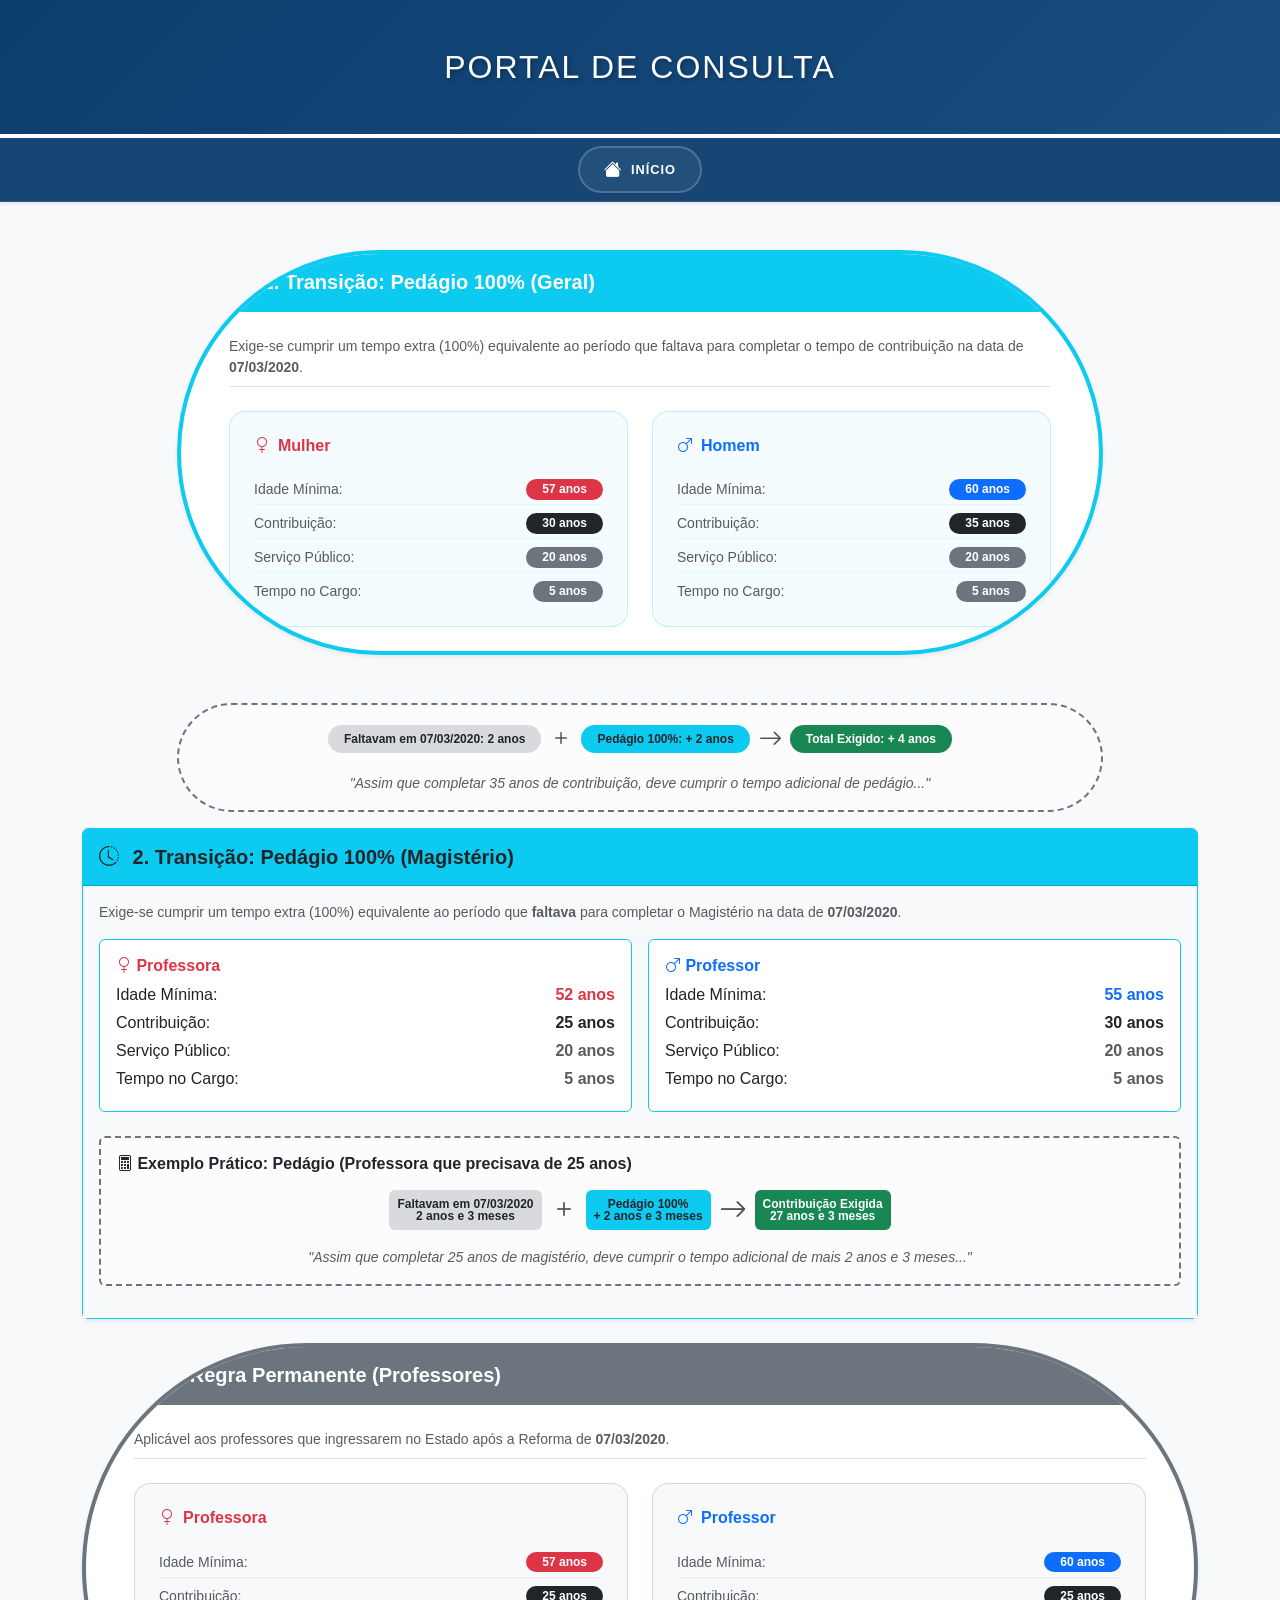
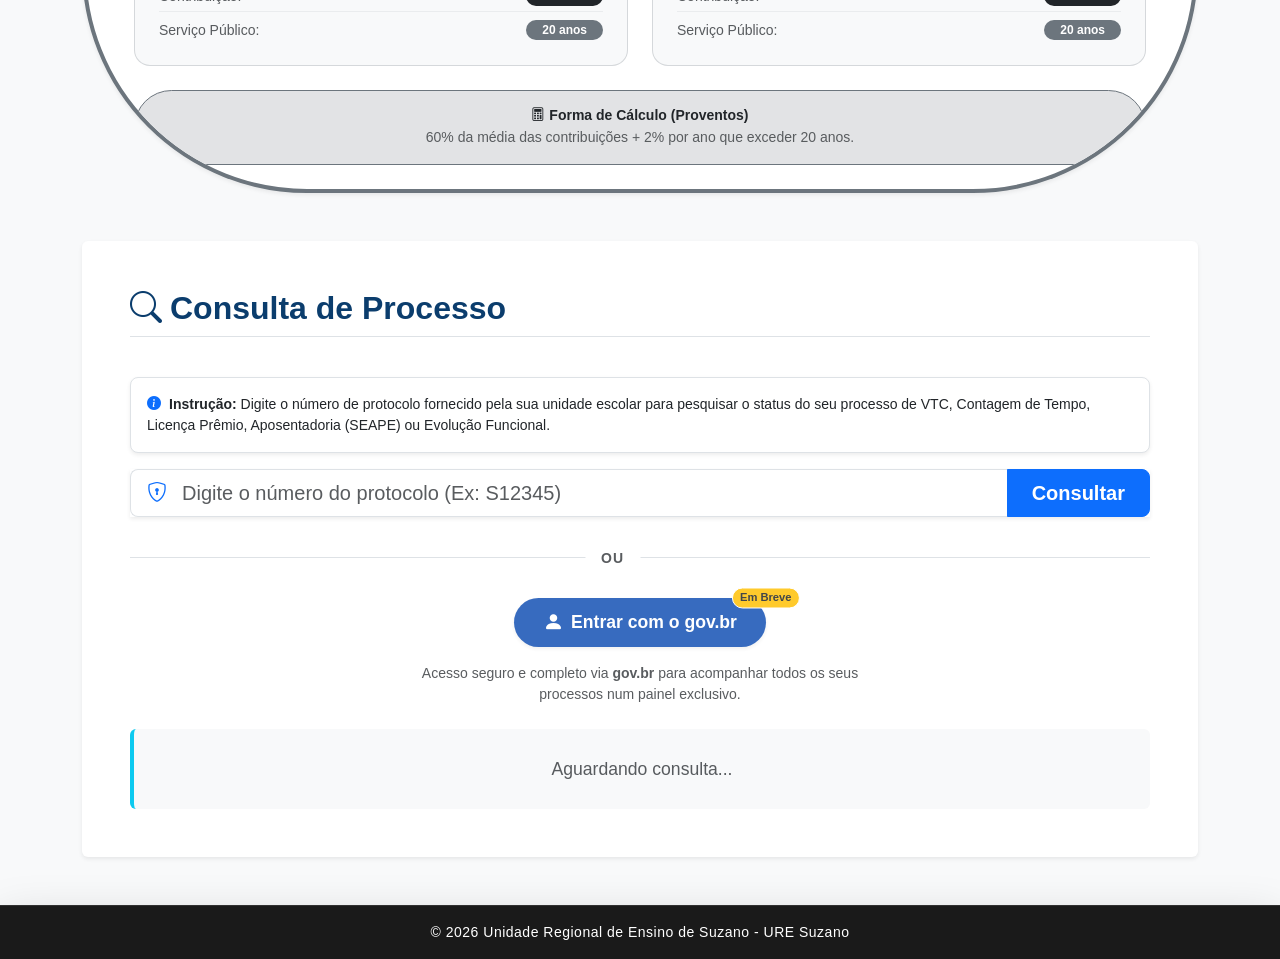
<file: index.html>
<!DOCTYPE html> 
<html lang="pt-br">

<head>
    <meta charset="UTF-8">
    <meta name="viewport" content="width=device-width, initial-scale=1.0">
    <title>Consulta Processo - URE Suzano</title>
    <!-- Bootstrap CSS -->
    <link href="https://cdn.jsdelivr.net/npm/bootstrap@5.3.3/dist/css/bootstrap.min.css" rel="stylesheet">
    <link rel="stylesheet" href="https://cdn.jsdelivr.net/npm/bootstrap-icons@1.11.3/font/bootstrap-icons.min.css">
    <link rel="stylesheet" href="css/style.css?v=6.1">
    <!-- Bootstrap Bundle JS (includes Popper) -->
    <script src="https://cdn.jsdelivr.net/npm/bootstrap@5.3.3/dist/js/bootstrap.bundle.min.js" defer></script>
    <script src="js/script.js?v=6.1" defer></script>
</head>

<body class="bg-light">

    <header class="text-white text-center py-5 shadow-sm">
        <div class="container animate__animated animate__fadeIn">
            <h1 class="h2 mb-0">PORTAL DE CONSULTA</h1>
        </div>
    </header>
    
    <nav class="navbar navbar-expand-lg navbar-dark navbar-premium sticky-top shadow-sm">
        <div class="container">
            <button class="navbar-toggler mx-auto border-0" type="button" data-bs-toggle="collapse" data-bs-target="#navMenu"
                aria-controls="navMenu" aria-expanded="false" aria-label="Toggle navigation">
                <span class="navbar-toggler-icon"></span>
                <small class="text-white ms-2 d-lg-none">MENU PRINCIPAL</small>
            </button>
            <div class="collapse navbar-collapse justify-content-center" id="navMenu">
                <ul class="navbar-nav gap-3 py-3 py-lg-0">
                    <li id="nav-item-inicio" class="nav-item text-center">
                        <button class="btn nav-btn-pill btn-sm d-inline-flex align-items-center" onclick="mostrar('inicio')">
                            <i class="bi bi-house-fill me-2"></i> Início
                        </button>
                    </li>
                </ul>
            </div>
        </div>
    </nav>

    <main class="container my-5">
        <div class="row justify-content-center">
            <div class="col-12 col-xl-10">

                <!-- INICIO -->
                <div id="inicio" class="tela bg-transparent p-0" style="display:none">
                    <!-- Hero Card -->
                    <div class="card-hero text-center animate__animated animate__fadeIn">
                        <h2 class="fw-bold color-primary-text mb-2 px-md-5">Contagem de Tempo para Emissão de VTC</h2>
                        <p class="text-muted mb-4">Validação de Tempo de Contribuição para fins de Abono de Permanência e Aposentadoria.</p>
                        
                        <div class="d-flex flex-wrap justify-content-center gap-2 mt-4">
                            <button class="btn btn-hero" onclick="mostrar('requisitos')">
                                <i class="bi bi-journal-text"></i> Requisitos
                            </button>
                            <button class="btn btn-hero" onclick="mostrar('documentos')">
                                <i class="bi bi-file-earmark-text"></i> Documentos VTC
                            </button>
                        </div>
                    </div>

                    <div class="row g-4 justify-content-center">
                        <!-- Consultar Processo -->
                        <div class="col-md-6 col-lg-5">
                            <div class="card h-100 shadow-sm border-0 border-top border-primary border-4 hover-shadow transition-all cursor-pointer bg-white"
                                onclick="mostrar('consultar')">
                                <div class="card-body text-center p-4">
                                    <div class="bg-primary-subtle rounded-circle p-3 d-inline-block mb-3">
                                        <i class="bi bi-search fs-2 text-primary"></i>
                                    </div>
                                    <h5 class="card-title fw-bold text-dark">Consultar meu processo</h5>
                                    <p class="card-text text-muted small">Acompanhe em tempo real a posição e o status
                                        da sua análise no SEFREP.</p>
                                    <button class="btn btn-sm btn-outline-primary mt-2 rounded-pill px-4">Acessar
                                        Consulta</button>
                                </div>
                            </div>
                        </div>
                    </div>
                </div>

                <!-- DOCUMENTOS -->
                <div id="documentos"
                    class="tela bg-white p-4 p-md-5 rounded shadow-sm animate__animated animate__fadeIn"
                    style="display:none">
                    <h2 class="border-bottom pb-2 mb-4 color-primary-text"><i
                            class="bi bi-file-earmark-text me-2"></i>Documentos Necessários para VTC</h2>

                    <!-- Aviso de Documentação Mínima -->
                    <div class="alert alert-warning border-start border-4 border-warning mb-4 py-2 shadow-sm">
                        <div class="d-flex align-items-center">
                            <i class="bi bi-exclamation-triangle-fill me-2 fs-5 text-warning"></i>
                            <div class="small">
                                <strong class="text-dark">Atenção:</strong> Esta é a documentação
                                <strong>mínima</strong> para a solicitação.
                                Toda a documentação precisa estar <strong>atualizada</strong> e ser entregue na
                                <strong>unidade escolar de classificação</strong>.
                                A lista final depende da <strong>vida funcional específica</strong> de cada servidor.
                            </div>
                        </div>
                    </div>

                    <div class="row g-4">
                        <!-- Documentos Pessoais e Bancários -->
                        <div class="col-md-5">
                            <h5 class="fw-bold mb-3 text-muted small text-uppercase tracking-wider">Documentos Pessoais
                                e Bancários</h5>
                            <div class="list-group shadow-sm border rounded">
                                <div class="list-group-item bg-light-subtle d-flex align-items-start">
                                    <i class="bi bi-file-earmark-person me-3 text-primary mt-1"></i>
                                    <div>
                                        <div class="fw-bold small">Requerimento assinado</div>
                                        <div class="text-muted" style="font-size: 0.75rem;">Com fundamento legal,
                                            solicitando Abono de Permanência ou Aposentadoria.</div>
                                    </div>
                                </div>
                                <div class="list-group-item d-flex align-items-center"><i
                                        class="bi bi-person-vcard me-3 text-primary"></i> RG</div>
                                <div class="list-group-item bg-light-subtle d-flex align-items-center"><i
                                        class="bi bi-person-badge me-3 text-primary"></i> CPF</div>
                                <div class="list-group-item d-flex align-items-center"><i
                                        class="bi bi-hearts me-3 text-primary"></i> Certidão de nascimento ou casamento
                                </div>
                                <div class="list-group-item bg-light-subtle d-flex align-items-center"><i
                                        class="bi bi-geo-alt me-3 text-primary"></i> Comprovante de endereço</div>
                                <div class="list-group-item d-flex align-items-center">
                                    <i class="bi bi-bank me-3 text-primary"></i>
                                    <div>
                                        <div class="fw-bold small">Documentação Bancária</div>
                                        <div class="text-muted" style="font-size: 0.75rem;">Extrato do PIS/PASEP e
                                            declaração do Banco.</div>
                                    </div>
                                </div>
                                <div class="list-group-item bg-light-subtle d-flex align-items-center">
                                    <i class="bi bi-clock-history me-3 text-primary"></i>
                                    <div>
                                        <div class="fw-bold small">Certidão de Tempo de Contribuição</div>
                                        <div class="text-muted" style="font-size: 0.75rem;">(INSS, Prefeitura, outras
                                            Secretarias do Estado ex: Polícia Militar).</div>
                                    </div>
                                </div>
                            </div>
                        </div>

                        <!-- Documentos Funcionais -->
                        <div class="col-md-7">
                            <h5 class="fw-bold mb-3 text-muted small text-uppercase tracking-wider">Documentos
                                Funcionais</h5>
                            <div class="list-group shadow-sm border rounded">
                                <div class="list-group-item bg-light-subtle d-flex align-items-start">
                                    <i class="bi bi-file-earmark-check me-3 text-success mt-1"></i>
                                    <div>
                                        <div class="fw-bold small">Portarias de Admissão / Dispensa e Nomeação /
                                            Exoneração</div>
                                        <div class="text-muted" style="font-size: 0.75rem;">Documentos que comprovam o
                                            início e fim de cada vínculo funcional.</div>
                                    </div>
                                </div>
                                <div class="list-group-item d-flex align-items-start">
                                    <i class="bi bi-file-earmark-plus me-3 text-success mt-1"></i>
                                    <div>
                                        <div class="fw-bold small">Portarias de Admissão Especial</div>
                                        <div class="text-muted" style="font-size: 0.75rem;">Com os dias inseridos no
                                            Verso.</div>
                                    </div>
                                </div>
                                <div class="list-group-item bg-light-subtle d-flex align-items-start">
                                    <i class="bi bi-person-workspace me-3 text-success mt-1"></i>
                                    <div>
                                        <div class="fw-bold small">Portarias de Designação e Cessação</div>
                                        <div class="text-muted" style="font-size: 0.75rem;">Vice Diretor, Diretor,
                                            Professor Coordenador, PEI.</div>
                                    </div>
                                </div>
                                <div class="list-group-item d-flex align-items-start">
                                    <i class="bi bi-building-up me-3 text-success mt-1"></i>
                                    <div>
                                        <div class="fw-bold small">Títulos de Afastamento</div>
                                        <div class="text-muted" style="font-size: 0.75rem;">TRE, Unidade de Ensino,
                                            outras Secretarias, etc.</div>
                                    </div>
                                </div>
                                <div class="list-group-item bg-light-subtle d-flex align-items-start">
                                    <i class="bi bi-graph-up-arrow me-3 text-success mt-1"></i>
                                    <div>
                                        <div class="fw-bold small">Títulos de Evolução Funcional / Enquadramentos</div>
                                        <div class="text-muted" style="font-size: 0.75rem;">Promoções e alterações de
                                            nível/cargo.</div>
                                    </div>
                                </div>
                                <div class="list-group-item d-flex align-items-start">
                                    <i class="bi bi-clipboard2-check me-3 text-success mt-1"></i>
                                    <div>
                                        <div class="fw-bold small">Declaração de Exercício (Readaptados)</div>
                                        <div class="text-muted" style="font-size: 0.75rem;">Documento oficial detalhando
                                            o período exato e as atribuições da função exercida na condição de
                                            <strong>Readaptação</strong>.
                                        </div>
                                    </div>
                                </div>
                                <div class="list-group-item bg-light-subtle d-flex align-items-start">
                                    <i class="bi bi-file-earmark-medical me-3 text-success mt-1"></i>
                                    <div>
                                        <div class="fw-bold small">Cópia da Ficha FAI e Contdrhu</div>
                                        <div class="text-muted" style="font-size: 0.75rem;">Ficha de Assentamento
                                            Individual completa e cópia impressa do Contdrhu com frequência atualizada.
                                        </div>
                                    </div>
                                </div>
                            </div>
                        </div>
                    </div>

                    <div class="alert alert-info mt-4 mb-0 py-2 small d-flex align-items-center">
                        <i class="bi bi-info-circle-fill me-2 fs-5"></i>
                        Certifique-se de que todas as cópias estejam atualizadas e legíveis.
                    </div>
                </div>

                <!-- REQUISITOS (NOVA PREVIDÊNCIA SP - LC 1354/2020) -->
                <div id="requisitos"
                    class="tela bg-white p-4 p-md-5 rounded shadow-sm animate__animated animate__fadeIn"
                    style="display:none">
                    <h2 class="border-bottom pb-2 mb-4 color-primary-text"><i class="bi bi-book me-2"></i> Requisitos de
                        Aposentadoria (SP)</h2>

                    <!-- NOVO CARD: REGRAS DE PARIDADE E INTEGRALIDADE (ESTILO PÍLULA) -->
                    <div class="card shadow-sm mb-4 border-0 rounded-pill overflow-hidden bg-white">
                        <div class="card-header bg-white border-0 py-3 px-4 d-flex align-items-center justify-content-between cursor-pointer"
                            onclick="toggleRegrasFinanceiras()" style="border-radius: 50px;">
                            <h5 class="fw-bold color-primary-text mb-0 d-flex align-items-center">
                                <i class="bi bi-piggy-bank me-3 text-success fs-4"></i> Regras de Paridade e Integralidade
                            </h5>
                            <span id="btnToggleRegras" class="text-muted small d-flex align-items-center">Clique para expandir <i
                                    class="bi bi-chevron-down ms-2"></i></span>
                        </div>
                        <div id="collapseRegrasFinanceiras" style="display:none">
                            <div class="card-body p-4 pt-2">
                                <div class="row g-4">
                                    <!-- Direito Adquirido -->
                                    <div class="col-md-4">
                                        <div
                                            class="bg-white p-4 rounded-4 border h-100 d-flex flex-column align-items-center text-center shadow-xs">
                                            <h6 class="fw-bold text-success mb-3 text-uppercase ls-1">Direito Adquirido
                                            </h6>
                                            <p class="small text-muted mb-4 flex-grow-1">Quem já tinha tempo exato e
                                                idade na data de <strong>07/03/2020</strong> (Véspera da Reforma)</p>
                                            <span
                                                class="badge rounded-pill bg-success-subtle text-success border border-success px-3 py-2">Mantém
                                                regras antigas</span>
                                        </div>
                                    </div>
                                    <!-- Regra de Transição -->
                                    <div class="col-md-4">
                                        <div class="bg-white p-4 rounded-4 border h-100 d-flex flex-column shadow-xs">
                                            <h6 class="fw-bold text-primary mb-3 text-uppercase ls-1 text-center">Regra
                                                de Transição</h6>
                                            <p class="small text-muted mb-3 text-center">Depende do seu ano de ingresso
                                                no funcionalismo público.</p>
                                            <ul class="small text-dark mb-3 ps-3 flex-grow-1">
                                                <li class="mb-2">Até 31/12/2003: <strong>Integralidade</strong> e
                                                    <strong>Paridade</strong> <span class="text-muted">(Se respeitar as
                                                        idades exigidas).</span>
                                                </li>
                                                <li>Após 2003: <strong>Média</strong> das contribuições.</li>
                                            </ul>
                                            <div
                                                class="alert alert-warning border-0 rounded-3 p-3 mb-0 d-flex align-items-start">
                                                <i
                                                    class="bi bi-exclamation-triangle-fill fs-5 me-2 mt-1 text-warning"></i>
                                                <div class="small lh-sm" style="font-size: 0.72rem;">
                                                    <strong>Atenção:</strong> Servidores admitidos até 2003 que tiveram
                                                    dispensa e nova admissão com intervalo superior a <strong>90
                                                        dias</strong> perdem a Paridade/Integralidade, passando ao
                                                    cálculo por <strong>100% da média</strong> das contribuições.
                                                </div>
                                            </div>
                                        </div>
                                    </div>
                                    <!-- Regra Permanente -->
                                    <div class="col-md-4">
                                        <div
                                            class="bg-white p-4 rounded-4 border h-100 d-flex flex-column align-items-center text-center shadow-xs">
                                            <h6 class="fw-bold text-secondary mb-3 text-uppercase ls-1">Regra Permanente
                                            </h6>
                                            <p class="small text-muted mb-3">Ingressantes novos pós-2020.</p>
                                            <p class="small text-dark flex-grow-1 lh-sm mb-4">Aposentadoria de 60% da
                                                média salarial, acrescida de +2% para cada ano que exceder 20 anos de
                                                contribuição.</p>
                                            <span
                                                class="badge rounded-pill bg-secondary-subtle text-secondary border border-secondary px-3 py-2">100%
                                                das Médias desde 1994</span>
                                        </div>
                                    </div>
                                </div>
                            </div>
                        </div>
                    </div>

                    <!-- AVISO LEGAL IMPORTANTE -->
                    <div class="alert alert-warning border-start border-4 border-warning shadow-sm mb-4" role="alert">
                        <div class="d-flex align-items-center mb-2">
                            <i class="bi bi-exclamation-octagon-fill fs-4 text-warning me-2"></i>
                            <h6 class="alert-heading mb-0 fw-bold text-dark">Aviso Legal Importante</h6>
                        </div>
                        <p class="mb-0 text-dark small lh-base">As tabelas e requisitos abaixo foram simplificados (com
                            base na EC n° 49/2020 e LC n° 1.354/2020) apenas para ilustrar e dar um "norte" ao servidor
                            sobre a Nova Previdência. <strong>Eles não substituem o processo oficial!</strong> É
                            estritamente obrigatório realizar o trâmite formal de <em>Contagem de Tempo</em> para ter a
                            <strong>Validação de Tempo de Contribuição - VTC</strong> referente aos seus fundamentos de
                            aposentadoria.
                        </p>
                    </div>

                    <p class="text-muted small mb-4">Regras atualizadas conforme a <strong>Emenda Constitucional
                            Estadual nº 49/2020</strong> e <strong>LC nº 1.354/2020</strong> (Nova Previdência). Escolha
                        a sua categoria profissional abaixo:</p>

                    <!-- Navegação Principal (Tabs Estilo Pílula) -->
                    <ul class="nav nav-pills nav-fill mb-4 p-1 bg-white rounded-pill border shadow-sm mx-auto" id="reqTab"
                        role="tablist" style="max-width: 800px;">
                        <li class="nav-item" role="presentation">
                            <button class="nav-link active rounded-pill fw-bold px-4 py-2" id="geral-tab"
                                data-bs-toggle="tab" data-bs-target="#geral" type="button" role="tab"
                                aria-selected="true" style="transition:all 0.3s;">
                                <i class="bi bi-person-badge-fill me-2"></i> Servidores Administrativos (Geral)
                            </button>
                        </li>
                        <li class="nav-item" role="presentation">
                            <button class="nav-link rounded-pill fw-bold px-4 py-2" id="prof-tab" data-bs-toggle="tab"
                                data-bs-target="#prof" type="button" role="tab" aria-selected="false" style="transition:all 0.3s;">
                                <i class="bi bi-book-half me-2"></i> Professores (Magistério)
                            </button>
                        </li>
                    </ul>

                    <!-- Conteúdo das Tabs -->
                    <div class="tab-content" id="reqTabContent">

                            <!-- Regra de Transição: PONTOS  -->
                            <div class="card mb-5 border-4 border-primary rounded-pill overflow-hidden shadow-sm bg-white" style="border-style: solid;">
                                <div class="card-header bg-primary text-white py-3 px-5 border-0">
                                    <h5 class="mb-0 fw-bold d-inline-block"><span class="small opacity-75 me-2">123</span> 1. Transição: Regra de Pontos (Art. 10)</h5>
                                </div>
                                <div class="card-body p-4 px-5">
                                    <p class="small text-muted mb-4 border-bottom pb-2">Soma da <strong>Idade + Tempo de Contribuição</strong> formatando a pontuação mínima.</p>
                                    
                                    <div class="row g-4">
                                        <!-- Mulher -->
                                        <div class="col-md-6">
                                            <div class="p-4 rounded-4 border border-danger border-opacity-25 h-100" style="background-color: #fffafa;">
                                                <h6 class="text-danger fw-bold mb-4 d-flex align-items-center">
                                                    <i class="bi bi-gender-female me-2"></i> Mulher (QAE/QSE)
                                                </h6>
                                                <div class="d-flex justify-content-between align-items-center mb-2 border-bottom border-danger border-opacity-10 pb-1">
                                                    <span class="small text-muted">Idade Mínima:</span> 
                                                    <span class="badge bg-danger rounded-pill px-3">57 anos</span>
                                                </div>
                                                <div class="d-flex justify-content-between align-items-center mb-2 border-bottom border-danger border-opacity-10 pb-1">
                                                    <span class="small text-muted">Contribuição (Total):</span> 
                                                    <span class="badge bg-danger rounded-pill px-3">30 anos</span>
                                                </div>
                                                <div class="d-flex justify-content-between align-items-center mb-2 border-bottom border-danger border-opacity-10 pb-1">
                                                    <span class="small text-muted">Serviço Público:</span> 
                                                    <span class="badge bg-secondary rounded-pill px-3">20 anos</span>
                                                </div>
                                                <div class="d-flex justify-content-between align-items-center">
                                                    <span class="small text-muted">Tempo no Cargo:</span> 
                                                    <span class="badge bg-secondary rounded-pill px-3">5 anos</span>
                                                </div>
                                            </div>
                                        </div>
                                        <!-- Homem -->
                                        <div class="col-md-6">
                                            <div class="p-4 rounded-4 border border-primary border-opacity-25 h-100" style="background-color: #fafdff;">
                                                <h6 class="text-primary fw-bold mb-4 d-flex align-items-center">
                                                    <i class="bi bi-gender-male me-2"></i> Homem (QAE/QSE)
                                                </h6>
                                                <div class="d-flex justify-content-between align-items-center mb-2 border-bottom border-primary border-opacity-10 pb-1">
                                                    <span class="small text-muted">Idade Mínima:</span> 
                                                    <span class="badge bg-primary rounded-pill px-3">62 anos</span>
                                                </div>
                                                <div class="d-flex justify-content-between align-items-center mb-2 border-bottom border-primary border-opacity-10 pb-1">
                                                    <span class="small text-muted">Contribuição (Total):</span> 
                                                    <span class="badge bg-primary rounded-pill px-3">35 anos</span>
                                                </div>
                                                <div class="d-flex justify-content-between align-items-center mb-2 border-bottom border-primary border-opacity-10 pb-1">
                                                    <span class="small text-muted">Serviço Público:</span> 
                                                    <span class="badge bg-secondary rounded-pill px-3">20 anos</span>
                                                </div>
                                                <div class="d-flex justify-content-between align-items-center">
                                                    <span class="small text-muted">Tempo no Cargo:</span> 
                                                    <span class="badge bg-secondary rounded-pill px-3">5 anos</span>
                                                </div>
                                            </div>
                                        </div>
                                    </div>

                                    <!-- Tabela de Pontos Evolutiva (Estilo Imagem 2) -->
                                    <div class="mt-5 border rounded-4 overflow-hidden shadow-xs bg-white text-center">
                                        <div class="bg-light py-2 border-bottom">
                                            <h6 class="fw-bold mb-0 small text-uppercase tracking-wider">
                                                <i class="bi bi-graph-up-arrow text-primary me-2"></i>Tabela Progressiva de Pontos Mínimos
                                            </h6>
                                        </div>
                                        <div class="table-responsive">
                                            <table class="table table-bordered mb-0 align-middle" style="font-size: 0.95rem; border-collapse: collapse;">
                                                <thead class="bg-light">
                                                    <tr class="fw-bold">
                                                        <th class="py-3 border-end">Ano Vigente</th>
                                                        <th class="py-3 text-danger border-end">Atingir (Mulher)</th>
                                                        <th class="py-3 text-primary">Atingir (Homem)</th>
                                                    </tr>
                                                </thead>
                                                <tbody>
                                                    <tr class="text-muted"><td class="py-2 border-end">2021</td><td class="py-2 border-end">88 pts</td><td class="py-2">98 pts</td></tr>
                                                    <tr class="text-muted"><td class="py-2 border-end">2022</td><td class="py-2 border-end">89 pts</td><td class="py-2">99 pts</td></tr>
                                                    <tr class="text-muted"><td class="py-2 border-end">2023</td><td class="py-2 border-end">90 pts</td><td class="py-2">100 pts</td></tr>
                                                    <tr class="text-muted"><td class="py-2 border-end">2024</td><td class="py-2 border-end">91 pts</td><td class="py-2">101 pts</td></tr>
                                                    <tr class="text-muted"><td class="py-2 border-end">2025</td><td class="py-2 border-end">92 pts</td><td class="py-2">102 pts</td></tr>
                                                    <tr class="fw-bold" style="background-color: #d1e7ff;">
                                                        <td class="py-3 border-end">2026</td>
                                                        <td class="py-3 border-end">93 pts</td>
                                                        <td class="py-3">103 pts</td>
                                                    </tr>
                                                    <tr class="text-muted"><td class="py-2 border-end">103 pts</td><td class="py-2 border-end"></td><td class="py-2"></td></tr>
                                                </tbody>
                                            </table>
                                        </div>
                                        <div class="bg-white py-2 border-top">
                                            <p class="small text-muted mb-0">A pontuação sobe 1 ponto por ano até o limite legislativo de 100/105.</p>
                                        </div>
                                    </div>
                                </div>
                            </div>
                                </div>
                            </div>

                            <!-- Regra de Transição: PEDÁGIO 100% -->
                            <div class="card mb-5 border-4 border-info rounded-pill overflow-hidden shadow-sm bg-white" style="border-style: solid;">
                                <div class="card-header bg-info text-white py-3 px-5 border-0">
                                    <h5 class="mb-0 fw-bold d-inline-block"><i class="bi bi-clock-history me-2"></i> 2. Transição: Pedágio 100% (Geral)</h5>
                                </div>
                                <div class="card-body p-4 px-5">
                                    <p class="small text-muted mb-4 border-bottom pb-2">Exige-se cumprir um tempo extra (100%) equivalente ao período que faltava para completar o tempo de contribuição na data de <strong>07/03/2020</strong>.</p>
                                    
                                    <div class="row g-4">
                                        <!-- Mulher -->
                                        <div class="col-md-6">
                                            <div class="p-4 rounded-4 border border-info border-opacity-25 h-100" style="background-color: #f4fcff;">
                                                <h6 class="text-danger fw-bold mb-4 d-flex align-items-center">
                                                    <i class="bi bi-gender-female me-2"></i> Mulher
                                                </h6>
                                                <div class="d-flex justify-content-between align-items-center mb-2 border-bottom border-info border-opacity-10 pb-1">
                                                    <span class="small text-muted">Idade Mínima:</span> 
                                                    <span class="badge bg-danger rounded-pill px-3">57 anos</span>
                                                </div>
                                                <div class="d-flex justify-content-between align-items-center mb-2 border-bottom border-info border-opacity-10 pb-1">
                                                    <span class="small text-muted">Contribuição:</span> 
                                                    <span class="badge bg-dark rounded-pill px-3">30 anos</span>
                                                </div>
                                                <div class="d-flex justify-content-between align-items-center mb-2 border-bottom border-info border-opacity-10 pb-1">
                                                    <span class="small text-muted">Serviço Público:</span> 
                                                    <span class="badge bg-secondary rounded-pill px-3">20 anos</span>
                                                </div>
                                                <div class="d-flex justify-content-between align-items-center">
                                                    <span class="small text-muted">Tempo no Cargo:</span> 
                                                    <span class="badge bg-secondary rounded-pill px-3">5 anos</span>
                                                </div>
                                            </div>
                                        </div>
                                        <!-- Homem -->
                                        <div class="col-md-6">
                                            <div class="p-4 rounded-4 border border-info border-opacity-25 h-100" style="background-color: #f4fcff;">
                                                <h6 class="text-primary fw-bold mb-4 d-flex align-items-center">
                                                    <i class="bi bi-gender-male me-2"></i> Homem
                                                </h6>
                                                <div class="d-flex justify-content-between align-items-center mb-2 border-bottom border-info border-opacity-10 pb-1">
                                                    <span class="small text-muted">Idade Mínima:</span> 
                                                    <span class="badge bg-primary rounded-pill px-3">60 anos</span>
                                                </div>
                                                <div class="d-flex justify-content-between align-items-center mb-2 border-bottom border-info border-opacity-10 pb-1">
                                                    <span class="small text-muted">Contribuição:</span> 
                                                    <span class="badge bg-dark rounded-pill px-3">35 anos</span>
                                                </div>
                                                <div class="d-flex justify-content-between align-items-center mb-2 border-bottom border-info border-opacity-10 pb-1">
                                                    <span class="small text-muted">Serviço Público:</span> 
                                                    <span class="badge bg-secondary rounded-pill px-3">20 anos</span>
                                                </div>
                                                <div class="d-flex justify-content-between align-items-center">
                                                    <span class="small text-muted">Tempo no Cargo:</span> 
                                                    <span class="badge bg-secondary rounded-pill px-3">5 anos</span>
                                                </div>
                                            </div>
                                        </div>
                                    </div>
                                </div>
                            </div>

                                    <!-- Calculadora Visual Exemplo -->
                                    <div class="alert alert-light border border-secondary border-dashed mt-4 rounded-pill px-5 text-center">
                                        <div class="d-flex flex-wrap align-items-center justify-content-center gap-2 fs-6">
                                            <div class="badge bg-secondary p-2 text-dark bg-opacity-25 rounded-pill px-3">Faltavam em 07/03/2020: <b>2 anos</b></div>
                                            <i class="bi bi-plus fs-4"></i>
                                            <div class="badge bg-info p-2 text-dark rounded-pill px-3">Pedágio 100%: <b>+ 2 anos</b></div>
                                            <i class="bi bi-arrow-right fs-4"></i>
                                            <div class="badge bg-success p-2 rounded-pill px-3">Total Exigido: <b>+ 4 anos</b></div>
                                        </div>
                                        <div class="mt-3 text-center small text-muted fst-italic">"Assim que completar 35 anos de contribuição, deve cumprir o tempo adicional de pedágio..."</div>
                                    </div>
                                </div>
                            </div>

                            <!-- Regra de Transição: PEDÁGIO 100% PROFESSORES -->
                            <div class="card border-info shadow-sm mb-4">
                                <div class="card-header bg-info text-dark py-3">
                                    <h5 class="mb-0 fw-bold"><i class="bi bi-clock-history me-2"></i> 2. Transição:
                                        Pedágio 100% (Magistério)</h5>
                                </div>
                                <div class="card-body bg-light">
                                    <p class="small text-muted mb-3">Exige-se cumprir um tempo extra (100%) equivalente
                                        ao período que <strong>faltava</strong> para completar o Magistério na data de
                                        <strong>07/03/2020</strong>.
                                    </p>
                                    <div class="row g-3">
                                        <!-- Professora -->
                                        <div class="col-md-6">
                                            <div class="bg-white p-3 rounded border border-info h-100">
                                                <h6 class="text-danger fw-bold"><i class="bi bi-gender-female"></i>
                                                    Professora</h6>
                                                <div class="d-flex justify-content-between mb-1"><span>Idade
                                                        Mínima:</span> <span class="fw-bold text-danger">52 anos</span>
                                                </div>
                                                <div class="d-flex justify-content-between mb-1">
                                                    <span>Contribuição:</span> <span class="fw-bold">25 anos</span>
                                                </div>
                                                <div class="d-flex justify-content-between mb-1"><span>Serviço
                                                        Público:</span> <span class="fw-bold text-muted">20 anos</span>
                                                </div>
                                                <div class="d-flex justify-content-between mb-1"><span>Tempo no
                                                        Cargo:</span> <span class="fw-bold text-muted">5 anos</span>
                                                </div>
                                            </div>
                                        </div>
                                        <!-- Professor -->
                                        <div class="col-md-6">
                                            <div class="bg-white p-3 rounded border border-info h-100">
                                                <h6 class="text-primary fw-bold"><i class="bi bi-gender-male"></i>
                                                    Professor</h6>
                                                <div class="d-flex justify-content-between mb-1"><span>Idade
                                                        Mínima:</span> <span class="fw-bold text-primary">55 anos</span>
                                                </div>
                                                <div class="d-flex justify-content-between mb-1">
                                                    <span>Contribuição:</span> <span class="fw-bold">30 anos</span>
                                                </div>
                                                <div class="d-flex justify-content-between mb-1"><span>Serviço
                                                        Público:</span> <span class="fw-bold text-muted">20 anos</span>
                                                </div>
                                                <div class="d-flex justify-content-between mb-1"><span>Tempo no
                                                        Cargo:</span> <span class="fw-bold text-muted">5 anos</span>
                                                </div>
                                            </div>
                                        </div>
                                    </div>

                                    <!-- Calculadora Visual Exemplo -->
                                    <div class="alert alert-light border border-secondary border-dashed mt-4">
                                        <h6 class="fw-bold text-dark"><i class="bi bi-calculator"></i> Exemplo Prático:
                                            Pedágio (Professora que precisava de 25 anos)</h6>
                                        <div
                                            class="d-flex flex-wrap align-items-center justify-content-center gap-2 mt-3 fs-6">
                                            <div class="badge bg-secondary p-2 text-dark bg-opacity-25">Faltavam em
                                                07/03/2020<br><b>2 anos e 3 meses</b></div>
                                            <i class="bi bi-plus fs-3"></i>
                                            <div class="badge bg-info p-2 text-dark">Pedágio 100%<br><b>+ 2 anos e 3
                                                    meses</b></div>
                                            <i class="bi bi-arrow-right fs-3"></i>
                                            <div class="badge bg-success p-2">Contribuição Exigida<br><b>27 anos e 3
                                                    meses</b></div>
                                        </div>
                                        <div class="mt-3 text-center small text-muted fst-italic">"Assim que completar
                                            25 anos de magistério, deve cumprir o tempo adicional de mais 2 anos e 3
                                            meses..."</div>
                                    </div>
                                </div>
                            </div>

                            <!-- Regra Permanente (Art. 10) - PROFESSORES -->
                            <div class="card mb-5 border-4 border-secondary rounded-pill overflow-hidden shadow-sm bg-white" style="border-style: solid;">
                                <div class="card-header bg-secondary text-white py-3 px-5 border-0">
                                    <h5 class="mb-0 fw-bold d-inline-block"><i class="bi bi-calendar-check me-2"></i> 3. Regra Permanente (Professores)</h5>
                                </div>
                                <div class="card-body p-4 px-5">
                                    <p class="small text-muted mb-4 border-bottom pb-2">Aplicável aos professores que ingressarem no Estado após a Reforma de <strong>07/03/2020</strong>.</p>
                                    
                                    <div class="row g-4">
                                        <!-- Professora -->
                                        <div class="col-md-6">
                                            <div class="p-4 rounded-4 border border-secondary border-opacity-25 h-100" style="background-color: #f8f9fa;">
                                                <h6 class="text-danger fw-bold mb-4 d-flex align-items-center">
                                                    <i class="bi bi-gender-female me-2"></i> Professora
                                                </h6>
                                                <div class="d-flex justify-content-between align-items-center mb-2 border-bottom border-secondary border-opacity-10 pb-1">
                                                    <span class="small text-muted">Idade Mínima:</span> 
                                                    <span class="badge bg-danger rounded-pill px-3">57 anos</span>
                                                </div>
                                                <div class="d-flex justify-content-between align-items-center mb-2 border-bottom border-secondary border-opacity-10 pb-1">
                                                    <span class="small text-muted">Contribuição:</span> 
                                                    <span class="badge bg-dark rounded-pill px-3">25 anos</span>
                                                </div>
                                                <div class="d-flex justify-content-between align-items-center">
                                                    <span class="small text-muted">Serviço Público:</span> 
                                                    <span class="badge bg-secondary rounded-pill px-3">20 anos</span>
                                                </div>
                                            </div>
                                        </div>
                                        <!-- Professor -->
                                        <div class="col-md-6">
                                            <div class="p-4 rounded-4 border border-secondary border-opacity-25 h-100" style="background-color: #f8f9fa;">
                                                <h6 class="text-primary fw-bold mb-4 d-flex align-items-center">
                                                    <i class="bi bi-gender-male me-2"></i> Professor
                                                </h6>
                                                <div class="d-flex justify-content-between align-items-center mb-2 border-bottom border-secondary border-opacity-10 pb-1">
                                                    <span class="small text-muted">Idade Mínima:</span> 
                                                    <span class="badge bg-primary rounded-pill px-3">60 anos</span>
                                                </div>
                                                <div class="d-flex justify-content-between align-items-center mb-2 border-bottom border-secondary border-opacity-10 pb-1">
                                                    <span class="small text-muted">Contribuição:</span> 
                                                    <span class="badge bg-dark rounded-pill px-3">25 anos</span>
                                                </div>
                                                <div class="d-flex justify-content-between align-items-center">
                                                    <span class="small text-muted">Serviço Público:</span> 
                                                    <span class="badge bg-secondary rounded-pill px-3">20 anos</span>
                                                </div>
                                            </div>
                                        </div>
                                    </div>

                                    <div class="alert alert-secondary border-secondary mt-4 mb-0 rounded-pill px-5 text-center">
                                        <h6 class="fw-bold text-dark small mb-1"><i class="bi bi-calculator"></i> Forma de Cálculo (Proventos)</h6>
                                        <p class="small mb-0 opacity-75">60% da média das contribuições + 2% por ano que exceder 20 anos.</p>
                                    </div>
                                </div>
                            </div>
                        </div> <!-- Fim Tab Prof -->

                    </div> <!-- Fim Tab-Content -->
                </div>

                <!-- SIMULADOR DE TEMPO DE CONTRIBUIÇÃO -->
                <div id="simulador" class="tela bg-white p-4 p-md-5 rounded shadow-sm animate__animated animate__fadeIn"
                    style="display:none">
                    <h2 class="border-bottom pb-2 mb-4 color-primary-text"><i
                            class="bi bi-calculator me-2"></i>Simulador de Tempo de Contribuição</h2>

                    <!-- Aviso Legal -->
                    <div class="alert alert-info border-start border-4 border-info shadow-sm mb-4" role="alert">
                        <div class="d-flex align-items-center mb-1">
                            <i class="bi bi-info-circle-fill fs-5 text-info me-2"></i>
                            <span class="fw-bold small text-dark">Este simulador é apenas uma estimativa!</span>
                        </div>
                        <p class="mb-0 small text-muted lh-sm">Os resultados apresentados servem exclusivamente para dar
                            um "norte" ao servidor. Considere apenas o tempo de contribuição no Estado de SP. A
                            <strong>Validação de Tempo de Contribuição - VTC</strong> formal é obrigatória para
                            confirmar seus fundamentos legais.
                        </p>
                    </div>

                    <!-- FORMULÁRIO -->
                    <form id="formSimulador" onsubmit="event.preventDefault(); simularContribuicao();">

                        <!-- Linha 1: Sexo + Categoria -->
                        <div class="row g-3 mb-3">
                            <div class="col-md-6">
                                <label class="form-label fw-bold text-muted small"><i
                                        class="bi bi-person me-1"></i>Sexo</label>
                                <div class="d-flex gap-3">
                                    <div class="form-check form-check-inline">
                                        <input class="form-check-input" type="radio" name="sexo" id="sexoM"
                                            value="masculino" required>
                                        <label class="form-check-label" for="sexoM"><i
                                                class="bi bi-gender-male text-primary"></i> Masculino</label>
                                    </div>
                                    <div class="form-check form-check-inline">
                                        <input class="form-check-input" type="radio" name="sexo" id="sexoF"
                                            value="feminino">
                                        <label class="form-check-label" for="sexoF"><i
                                                class="bi bi-gender-female text-danger"></i> Feminino</label>
                                    </div>
                                </div>
                            </div>
                            <div class="col-md-6">
                                <label class="form-label fw-bold text-muted small"><i
                                        class="bi bi-briefcase me-1"></i>Tipo de Cargo</label>
                                <div class="d-flex gap-3">
                                    <div class="form-check form-check-inline">
                                        <input class="form-check-input" type="radio" name="categoria" id="catQAE"
                                            value="geral" required>
                                        <label class="form-check-label" for="catQAE">QAE / QSE</label>
                                    </div>
                                    <div class="form-check form-check-inline">
                                        <input class="form-check-input" type="radio" name="categoria" id="catProf"
                                            value="professor">
                                        <label class="form-check-label" for="catProf">Professor(a)</label>
                                    </div>
                                </div>
                            </div>
                        </div>

                        <!-- Linha 2: Data Nascimento + Data Ingresso -->
                        <div class="row g-3 mb-3">
                            <div class="col-md-6">
                                <label for="simDataNasc" class="form-label fw-bold text-muted small"><i
                                        class="bi bi-calendar-event me-1"></i>Data de Nascimento</label>
                                <input id="simDataNasc" type="date" class="form-control border-2" required>
                            </div>
                            <div class="col-md-6">
                                <label for="simDataIngresso" class="form-label fw-bold text-muted small"><i
                                        class="bi bi-calendar-check me-1"></i>Data de Ingresso no Estado</label>
                                <input id="simDataIngresso" type="date" class="form-control border-2" required
                                    onchange="verificarQuebraVinculo()">
                                <small class="text-muted d-block" style="font-size:0.75rem">Considerar a data do
                                    primeiro cargo com vínculo superior a 90 dias.</small>
                            </div>
                        </div>

                        <!-- Pergunta condicional: Quebra de vínculo (aparece só se ingresso < 01/01/2004) -->
                        <div id="divQuebraVinculo" class="row g-3 mb-3 d-none">
                            <div class="col-12">
                                <div class="alert alert-warning py-2 mb-0">
                                    <div class="d-flex align-items-center gap-3">
                                        <div>
                                            <i class="bi bi-exclamation-triangle-fill text-warning fs-5"></i>
                                        </div>
                                        <div class="flex-grow-1">
                                            <label class="form-label fw-bold small mb-1 text-dark">
                                                Teve dispensa e nova admissão com intervalo superior a 90 dias?
                                            </label>
                                            <small class="d-block text-muted" style="font-size:0.72rem">A regra de
                                                Paridade/Integralidade (EC 41/2003) exige que não haja quebra de vínculo
                                                superior a 90 dias entre os cargos.</small>
                                        </div>
                                        <div class="d-flex gap-3">
                                            <div class="form-check">
                                                <input class="form-check-input" type="radio" name="quebraVinculo"
                                                    id="quebraSim" value="sim">
                                                <label class="form-check-label small" for="quebraSim">Sim</label>
                                            </div>
                                            <div class="form-check">
                                                <input class="form-check-input" type="radio" name="quebraVinculo"
                                                    id="quebraNao" value="nao" checked>
                                                <label class="form-check-label small" for="quebraNao">Não</label>
                                            </div>
                                        </div>
                                    </div>
                                </div>
                            </div>
                        </div>

                        <!-- Linha 3: Tempo Serviço Público + Tempo no Cargo -->
                        <div class="row g-3 mb-3">
                            <div class="col-md-6">
                                <div class="d-flex justify-content-between align-items-center mb-1">
                                    <label class="form-label fw-bold text-muted small mb-0"><i
                                            class="bi bi-building me-1"></i>Tempo de Serviço Público</label>
                                    <button type="button" class="btn btn-sm btn-outline-secondary py-0 px-2"
                                        style="font-size:0.7rem" onclick="toggleModo(this, 'servPublico')">
                                        <i class="bi bi-arrow-repeat me-1"></i>Usar Dias
                                    </button>
                                </div>
                                <div id="servPublico_am" class="d-flex gap-2">
                                    <input id="simServPublicoAnos" type="number" class="form-control border-2"
                                        placeholder="Anos" min="0" max="50">
                                    <input id="simServPublicoMeses" type="number" class="form-control border-2"
                                        placeholder="Meses" min="0" max="11">
                                </div>
                                <div id="servPublico_dias" class="d-none">
                                    <input id="simServPublicoDias" type="number" class="form-control border-2"
                                        placeholder="Total em dias" min="0">
                                </div>
                            </div>
                            <div class="col-md-6">
                                <div class="d-flex justify-content-between align-items-center mb-1">
                                    <label class="form-label fw-bold text-muted small mb-0"><i
                                            class="bi bi-person-badge me-1"></i>Tempo no Cargo Atual</label>
                                    <button type="button" class="btn btn-sm btn-outline-secondary py-0 px-2"
                                        style="font-size:0.7rem" onclick="toggleModo(this, 'cargo')">
                                        <i class="bi bi-arrow-repeat me-1"></i>Usar Dias
                                    </button>
                                </div>
                                <div id="cargo_am" class="d-flex gap-2">
                                    <input id="simCargoAnos" type="number" class="form-control border-2"
                                        placeholder="Anos" min="0" max="50">
                                    <input id="simCargoMeses" type="number" class="form-control border-2"
                                        placeholder="Meses" min="0" max="11">
                                </div>
                                <div id="cargo_dias" class="d-none">
                                    <input id="simCargoDias" type="number" class="form-control border-2"
                                        placeholder="Total em dias" min="0">
                                </div>
                            </div>
                        </div>

                        <!-- Linha 4: Contribuição em 07/03/2020 + Contribuição Atual -->
                        <div class="row g-3 mb-3">
                            <div class="col-md-6">
                                <div class="d-flex justify-content-between align-items-center mb-1">
                                    <label class="form-label fw-bold text-muted small mb-0"><i
                                            class="bi bi-clock-history me-1"></i>Contribuição em 07/03/2020</label>
                                    <button type="button" class="btn btn-sm btn-outline-secondary py-0 px-2"
                                        style="font-size:0.7rem" onclick="toggleModo(this, 'contrib2020')">
                                        <i class="bi bi-arrow-repeat me-1"></i>Usar Dias
                                    </button>
                                </div>
                                <div id="contrib2020_am" class="d-flex gap-2">
                                    <input id="simContrib2020Anos" type="number" class="form-control border-2"
                                        placeholder="Anos" min="0" max="50">
                                    <input id="simContrib2020Meses" type="number" class="form-control border-2"
                                        placeholder="Meses" min="0" max="11">
                                </div>
                                <div id="contrib2020_dias" class="d-none">
                                    <input id="simContrib2020Dias" type="number" class="form-control border-2"
                                        placeholder="Total em dias" min="0">
                                </div>
                                <small class="text-muted fst-italic">Apenas tempo no Estado de SP.</small>
                            </div>
                            <div class="col-md-6">
                                <div class="d-flex justify-content-between align-items-center mb-1">
                                    <label class="form-label fw-bold text-muted small mb-0"><i
                                            class="bi bi-hourglass-split me-1"></i>Contribuição Total Atual</label>
                                    <button type="button" class="btn btn-sm btn-outline-secondary py-0 px-2"
                                        style="font-size:0.7rem" onclick="toggleModo(this, 'contribAtual')">
                                        <i class="bi bi-arrow-repeat me-1"></i>Usar Dias
                                    </button>
                                </div>
                                <div id="contribAtual_am" class="d-flex gap-2">
                                    <input id="simContribAtualAnos" type="number" class="form-control border-2"
                                        placeholder="Anos" min="0" max="50">
                                    <input id="simContribAtualMeses" type="number" class="form-control border-2"
                                        placeholder="Meses" min="0" max="11">
                                </div>
                                <div id="contribAtual_dias" class="d-none">
                                    <input id="simContribAtualDias" type="number" class="form-control border-2"
                                        placeholder="Total em dias" min="0">
                                </div>
                                <small class="text-muted fst-italic">Apenas tempo no Estado de SP.</small>
                            </div>
                        </div>

                        <!-- Botão Simular -->
                        <button type="submit" class="btn btn-primary d-block w-100 py-3 fw-bold shadow-sm mt-4 fs-5">
                            <i class="bi bi-play-circle me-2"></i>Simular Tempo de Contribuição
                        </button>
                    </form>

                    <!-- ÁREA DE RESULTADO -->
                    <div id="resultadoSimulador" class="mt-4" style="display:none;">
                        <!-- Preenchido via JavaScript -->
                    </div>
                </div>

                <!-- CONTAGEM (REQUERIMENTO) -->
                <div id="contagem" class="tela bg-white p-4 p-md-5 rounded shadow-sm animate__animated animate__fadeIn"
                    style="display:none">
                    <h2 class="border-bottom pb-2 mb-4 color-primary-text">Requerimento de Contagem de Tempo</h2>
                    <p class="text-muted small mb-4">Preencha os dados abaixo para gerar o documento oficial em formato
                        Word (.doc).</p>

                    <form id="formRequerimento" class="row g-3">
                        <div class="col-md-12">
                            <label class="form-label fw-bold text-muted small">Nome Completo</label>
                            <input id="reqNome" class="form-control border-2" placeholder="Digite seu nome completo"
                                required>
                        </div>

                        <div class="col-md-6">
                            <label class="form-label fw-bold text-muted small">RG</label>
                            <input id="reqRG" class="form-control border-2" placeholder="00.000.000-0" required>
                        </div>

                        <div class="col-md-6">
                            <label class="form-label fw-bold text-muted small">Telefone</label>
                            <input id="reqTelefone" class="form-control border-2" placeholder="(11) 99999-9999"
                                required>
                        </div>

                        <div class="col-md-12">
                            <label class="form-label fw-bold text-muted small">Endereço Residencial</label>
                            <input id="reqEndereco" class="form-control border-2"
                                placeholder="Rua, número, bairro - Cidade/UF" required>
                        </div>

                        <div class="col-md-6">
                            <label class="form-label fw-bold text-muted small">E-mail Pessoal</label>
                            <input id="reqEmail" type="email" class="form-control border-2" placeholder="seu@email.com"
                                required>
                        </div>

                        <div class="col-md-6">
                            <label class="form-label fw-bold text-muted small">Cargo</label>
                            <input id="reqCargo" class="form-control border-2"
                                placeholder="Ex: Professor de Educação Básica II" required>
                        </div>

                        <div class="col-md-12">
                            <label class="form-label fw-bold text-muted small">Unidade de Classificação (Escola)</label>
                            <input id="reqEscola" list="escolas" class="form-control border-2"
                                placeholder="Selecione ou digite sua escola" required>
                            <datalist id="escolas">
                                <option value="EE Alfredo Roberto">
                                <option value="EE Profª Alice Romanos">
                                <option value="EE Anderson da Silva Soares">
                                <option value="EE Dr. Anis Fadul">
                                <option value="EE Prof. Antonio Brasílio Menezes da Fonseca">
                                <option value="EE Antonio Garcia">
                                <option value="EE Prof. Antonio José Campos de Menezes">
                                <option value="EE Antonio Rodrigues de Almeida">
                                <option value="EE Antonio Valdemar Galo">
                                <option value="EE Batista Renzi">
                                <option value="EE Benedita de Campos Marcolongo">
                                <option value="EE Comendador Brasílio Machado Neto">
                                <option value="EE Prof. Carlos Molteni">
                                <option value="EE Chojiro Segawa">
                                <option value="EE Prof. David Jorge Curi">
                                <option value="EE Euclides Igesca">
                                <option value="EE Prof. Geraldo Justiniano de Rezende Silva">
                                <option value="EE Prof. Gilberto de Carvalho">
                                <option value="EE Dr. Giovanni Battista Raffo">
                                <option value="EE Helena Zerrenner">
                                <option value="EE Prof. José Papaiz">
                                <option value="EE Prof. Joviano Satler de Lima">
                                <option value="EE Profª Jussara Feitosa Domschke">
                                <option value="EE Profª Leda Fernandes Lopes">
                                <option value="EE Profª Lucy Franco Kowalski">
                                <option value="EE Luiz Bianconi">
                                <option value="EE Profª Luiza Hidaka">
                                <option value="EE Manuel dos Santos Paiva">
                                <option value="EE Profª Maria Elisa de Azevedo Cintra">
                                <option value="EE Prof. Masaiti Sekine">
                                <option value="EE Profª Angela Sueli Pontes Dias">
                                <option value="EE Carlindo Reis">
                                <option value="EE Conjunto Habitacional Parque Dourado II">
                                <option value="EE Prof. Edir do Couto Rosa">
                                <option value="EE Profª Eliane Aparecida Dantas da Silva">
                                <option value="EE Profª Ignes Correa Allen">
                                <option value="EE Iijima">
                                <option value="EE Jardim São Paulo II">
                                <option value="EE Dr. José Eduardo Vieira Raduan">
                                <option value="EE Prof. Justino Marcondes Rangel">
                                <option value="EE Profª Landia Santos Batista">
                                <option value="EE Prof. Mario Manoel Dantas de Aquino">
                                <option value="EE Martha Calixto Cazagrande">
                                <option value="EE Prof. Olzanetti Gomes">
                                <option value="EE Prof. Paulo Américo Paganucci">
                                <option value="EE Prefeito Tacito Zanchetta">
                                <option value="EE Zélia Gattai Amado">
                            </datalist>
                        </div>

                        <div class="col-md-12">
                            <label class="form-label fw-bold text-muted small">Tipo de Contagem de Tempo</label>
                            <select id="reqTipo" class="form-select border-2 shadow-sm">
                                <option value="Abono de Permanência">Abono de Permanência</option>
                                <option value="Aposentadoria">Aposentadoria</option>
                            </select>
                        </div>

                        <div class="col-12 mt-4 text-center">
                            <button type="button" class="btn btn-primary btn-lg px-5 shadow-sm fw-bold py-3"
                                onclick="gerarRequerimentoWord()">
                                <i class="bi bi-file-earmark-word me-2"></i> Gerar Requerimento (.doc)
                            </button>
                            <p class="text-muted mt-3 small">O documento ficará disponível para edição e impressão
                                imediata.</p>
                        </div>
                    </form>
                </div>

                <!-- CONSULTAR PROCESSO -->
                <div id="processo" class="tela bg-white p-4 p-md-5 rounded shadow-sm animate__animated animate__fadeIn"
                    style="display:block">
                    <h2 class="border-bottom pb-2 mb-4 color-primary-text"><i class="bi bi-search me-2"></i>Consulta de
                        Processo</h2>
                    <div class="mb-4 text-center">
                        <div
                            class="small fw-medium text-dark bg-white rounded-3 shadow-sm border p-3 mt-3 d-inline-block text-start w-100 animate__animated animate__fadeInUp animate__delay-2s">
                            <i class="bi bi-info-circle-fill text-primary me-2"></i><strong>Instrução:</strong> Digite o número de protocolo fornecido pela sua unidade escolar para
                            pesquisar o status do seu processo de VTC, Contagem de Tempo, Licença Prêmio,
                            Aposentadoria (SEAPE) ou Evolução Funcional.
                        </div>
                        
                        <div class="input-group input-group-lg shadow-sm mt-3">
                            <span class="input-group-text bg-white border-end-0"><i
                                    class="bi bi-shield-lock text-primary"></i></span>
                            <input type="text" class="form-control border-start-0 ps-0" id="processoNumero"
                                placeholder="Digite o número do protocolo (Ex: S12345)">
                            <button class="btn btn-primary px-4 fw-bold"
                                onclick="consultarProcesso()">Consultar</button>
                        </div>

                        <!-- CLOUDFLARE TURNSTILE (Proteção Anti-DDoS e Bots) -->
                        <div class="mt-3 d-flex justify-content-center">
                            <script src="https://challenges.cloudflare.com/turnstile/v0/api.js" async defer></script>
                            <div class="cf-turnstile" data-sitekey="0x4AAAAAACvc8dl_bsWcvLpy" data-theme="light"></div>
                        </div>
                        
                        <div class="mt-4 pt-3 border-top position-relative d-flex justify-content-center">
                            <span class="bg-white px-3 small text-muted position-absolute top-0 translate-middle text-uppercase fw-bold" style="letter-spacing: 1px;">OU</span>
                        </div>
                        
                        <div class="mt-4 d-flex flex-column align-items-center">
                            <button type="button" class="btn rounded-pill fw-bold shadow-sm d-flex align-items-center position-relative text-white border-0" style="background-color: #1351b4; padding: 0.6rem 1.8rem; font-size: 1.1rem; cursor: not-allowed; opacity: 0.85;">
                                <i class="bi bi-person-fill fs-5 me-2"></i>
                                Entrar com o gov.br
                                <span class="position-absolute top-0 start-100 translate-middle badge rounded-pill bg-warning text-dark border border-white" style="font-size: 0.70rem;">
                                    Em Breve
                                </span>
                            </button>
                            <p class="small text-muted mt-3 mb-0" style="max-width: 450px;">Acesso seguro e completo via <b>gov.br</b> para acompanhar todos os seus processos num painel exclusivo.</p>
                        </div>
                    </div>

                    <div id="resultadoProcesso"
                        class="mt-4 p-3 rounded bg-light border-start border-4 border-info min-vh-10 d-flex align-items-center justify-content-center text-muted">
                        Aguardando consulta...
                    </div>


                </div>

            </div>
        </div>
    </main>

    <footer class="footer-premium text-white text-center py-3 mt-5 shadow-lg">
        <div class="container">
            <p class="mb-0 small fw-medium">&copy; 2026 Unidade Regional de Ensino de Suzano - URE Suzano</p>
        </div>
    </footer>

</body>

</html>
</file>
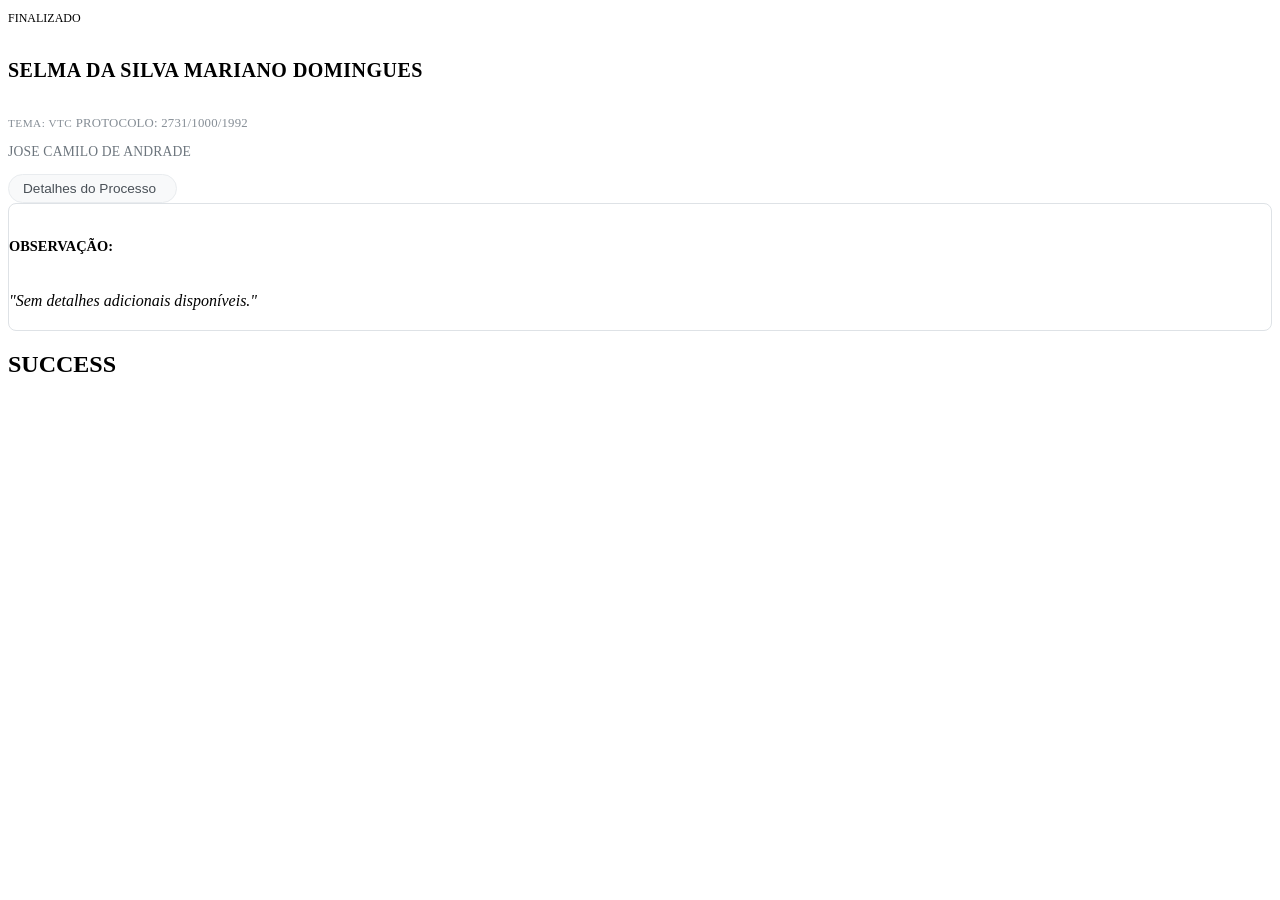
<file: test_script.html>
<!DOCTYPE html>
<html>
<head><title>Test</title></head>
<body>
<div id="resultadoProcesso"></div>
<script>
    async function test() {
        try {
            const dadosSefrep = [{"id":"7000e943-5f5c-4965-ba9f-9ca4741ee14a","tema_key":"VTC","tema":"VTC","nome":"SELMA DA SILVA MARIANO DOMINGUES","escola":"JOSE CAMILO DE ANDRADE","protocolo":"2731/1000/1992","status":"concluido"}];
            const dadosSeape = [];
            const nomeLimpo = "SELMA DA SILVA MARIANO DOMINGUES";
            const resultadoArea = document.getElementById("resultadoProcesso");

            let todosResultados = [
                ...(dadosSefrep || []).map(p => ({ ...p, origem: 'SEFREP' })),
                ...(dadosSeape || []).map(p => ({ ...p, origem: 'SEAPE' }))
            ];
            const temasUnicos = new Map();
            const calcularSimilaridade = (s1, s2) => {
                let m = 0;
                if (s1.length === 0 || s2.length === 0) return 0;
                if (s1 === s2) return 1;
                const range = (Math.floor(Math.max(s1.length, s2.length) / 2)) - 1;
                const s1Matches = new Array(s1.length).fill(false);
                const s2Matches = new Array(s2.length).fill(false);
                for (let i = 0; i < s1.length; i++) {
                    const low = Math.max(0, i - range);
                    const high = Math.min(i + range + 1, s2.length);
                    for (let j = low; j < high; j++) {
                        if (!s2Matches[j] && s1[i] === s2[j]) {
                            s1Matches[i] = true;
                            s2Matches[j] = true;
                            m++;
                            break;
                        }
                    }
                }
                if (m === 0) return 0;
                let t = 0;
                let k = 0;
                for (let i = 0; i < s1.length; i++) {
                    if (s1Matches[i]) {
                        while (!s2Matches[k]) k++;
                        if (s1[i] !== s2[k]) t++;
                        k++;
                    }
                }
                return (m / s1.length + m / s2.length + (m - t / 2) / m) / 3;
            };

            const resultadosValidos = todosResultados.filter(p => {
                const score = calcularSimilaridade(nomeLimpo, (p.nome || "").toUpperCase());
                return score > 0.85; 
            });

            resultadosValidos.forEach(p => {
                const temaKey = (p.tema || "OUTROS").toUpperCase().trim();
                if (!temasUnicos.has(temaKey)) {
                    temasUnicos.set(temaKey, p);
                }
            });
            const resultadosFiltrados = Array.from(temasUnicos.values());

            const formatarDataLocal = (str) => {
                if (!str) return null;
                const partes = str.split('T')[0].split('-');
                return partes.length === 3 ? `${partes[2]}/${partes[1]}/${partes[0]}` : null;
            };

            for (const processo of resultadosFiltrados) {
                const tema = (processo.tema || "Processo").toUpperCase();
                const statusReal = (processo.status || "em analise").toLowerCase();
                const observacao = processo.observacoes || "";
                const interessado = (processo.nome || "Não informado").toUpperCase();
                const protocolo = processo.protocolo || "N/D";
                const escola = (processo.escola || "").toUpperCase();
                const isVTC = tema.includes("VTC");
                const isQuinquenio = tema.includes("QUINQUÊNIO") || tema.includes("QUINQUENIO");

                let classeCorLateral = "border-left-primary";
                let corBadge = "bg-primary";
                let iconeBadge = "bi-activity";
                let statusDisplay = (processo.status || "EM ANÁLISE").toUpperCase();

                const stLower = (processo.status || "").toLowerCase();
                if (stLower.includes("finalizado") || stLower.includes("concluido") || stLower.includes("concluída")) {
                    classeCorLateral = "border-left-success";
                    corBadge = "bg-success";
                    iconeBadge = "bi-check-circle-fill";
                    statusDisplay = "FINALIZADO";
                } else if (stLower.includes("devolvido") || stLower.includes("correção") || stLower.includes("correcao") || stLower.includes("exigência") || stLower.includes("pendente")) {
                    classeCorLateral = "border-left-warning";
                    corBadge = "bg-warning text-dark";
                    iconeBadge = "bi-arrow-return-left";
                    statusDisplay = "DEVOLVIDO / PENDÊNCIA";
                } else if (stLower.includes("não faz jus") || stLower.includes("nao faz jus") || stLower.includes("indeferido")) {
                    classeCorLateral = "border-left-danger";
                    corBadge = "bg-danger";
                    iconeBadge = "bi-x-circle-fill";
                    statusDisplay = "NÃO FAZ JUS";
                }

                let obsLimpa = (observacao || "").trim();
                let exibicaoProtocoloOuSEI = `<span>PROTOCOLO: <span class="text-primary">${protocolo}</span></span>`;
                let exibicaoDataDOE = "";
                let temDOE = false;

                const isLicenca = tema.includes("LICENÇA") || tema.includes("LICENCA");
                const isEvolucao = tema.includes("EVOLUÇÃO") || tema.includes("EVOLUCAO");

                if (isLicenca || isEvolucao) {
                    exibicaoProtocoloOuSEI = `<span>NÚMERO DO SEI: <span class="text-${corBadge.replace('bg-', '')}">${protocolo}</span></span>`;
                }

                if (tema.includes("APOSENTADORIA") && (obsLimpa.toUpperCase().includes("PUBLICAÇÃO EM DOE") || obsLimpa.toUpperCase().includes("PUBLICACAO EM DOE"))) {
                    const regexDOE = /(?:PUBLICAÇÃO EM DOE|PUBLICACAO EM DOE):?\s*([\d]{2}\/[\d]{2}\/[\d]{4})/i;
                    const match = obsLimpa.match(regexDOE);
                    if (match && match[1]) {
                        exibicaoDataDOE = `<span class="mx-2 text-muted fw-normal">|</span><span style="color: #6f42c1;"><i class="bi bi-newspaper me-1"></i> PUBLICAÇÃO EM DOE: <span class="fw-bold">${match[1]}</span></span>`;
                        temDOE = true;
                    }
                }

                const dataEntrada = formatarDataLocal(processo.data_entrada);
                const dataSaida = formatarDataLocal(processo.data_saida);

                let linhaDatas = "";
                if (dataEntrada) {
                    linhaDatas += `<span class="mx-2 text-muted fw-normal">|</span><span>ENTRADA: <span class="text-secondary fw-normal">${dataEntrada}</span></span>`;
                }
                if (dataSaida && !temDOE) {
                    linhaDatas += `<span class="mx-2 text-muted fw-normal">|</span><span>SAÍDA: <span class="text-secondary fw-normal">${dataSaida}</span></span>`;
                }
                linhaDatas += exibicaoDataDOE;

                const colCard = document.createElement("div");
                
                let blocoFila = "";
                if (isVTC && (stLower === "em analise" || stLower === "em andamento")) {
                    blocoFila = `<div class="card"></div>`;
                }

                let conteudoCard = `
                    ${blocoFila}
                    ${isQuinquenio ? `<div>ALERTA</div>` : ""}
                    <div class="card border-0 mb-4 mx-auto shadow-sm text-start w-100" style="border-radius: 12px; ${classeCorLateral.replace('border-left', 'border-left:')} !important;">
                        <div class="card-body p-4 position-relative">
                            <span class="badge ${corBadge} position-absolute top-0 end-0 m-3 px-3 py-2 rounded-pill shadow-sm" style="font-size: 0.75rem;">
                                <i class="bi ${iconeBadge}"></i> ${statusDisplay}
                            </span>
                            
                            <h5 class="fw-bold mb-0 text-dark" style="text-transform: uppercase; letter-spacing: 0.5px; font-size: 1.25rem;">${interessado}</h5>
                            
                            <div class="d-flex align-items-center flex-wrap pt-1 mb-2 fw-bold" style="font-size: 0.8rem; color: #868e96; letter-spacing: 0.2px;">
                                <span class="badge bg-light text-secondary border border-secondary-subtle me-2" style="font-size: 0.70rem; letter-spacing: 0.5px;">TEMA: ${tema}</span>
                                ${exibicaoProtocoloOuSEI}
                                ${linhaDatas}
                            </div>
                            
                            <div class="d-flex justify-content-between align-items-center flex-wrap pt-3 mt-1 border-top" style="border-top-color: #f1f3f5 !important;">
                                <p class="mb-0 d-flex align-items-center" style="font-size: 0.85rem; color: #6c757d; letter-spacing: 0.2px;">
                                    <i class="bi bi-building me-2 fs-5"></i> ${escola || "SUA UNIDADE ESCOLAR"}
                                </p>
                                <button class="collapsed mt-2 mt-sm-0 shadow-sm btn-detalhes" type="button" data-bs-toggle="collapse" data-bs-target="#collapseDetalhe_${processo.id}" aria-expanded="false" style="background: none; border: 1px solid #e9ecef; color: #495057; font-weight: 500; font-size: 0.85rem; padding: 6px 14px; border-radius: 50px; display: inline-flex; align-items: center; cursor: pointer; transition: all 0.2s ease; background-color: #f8f9fa;">
                                    Detalhes do Processo <i class="bi bi-chevron-down" style="margin-left: 6px; font-size: 1rem; color: #adb5bd; transition: transform 0.3s ease;"></i>
                                </button>
                            </div>

                            <div class="collapse mt-3" id="collapseDetalhe_${processo.id}">
                                <div class="p-3 shadow-sm border-${corBadge.replace('bg-', '')}-subtle bg-${corBadge.replace('bg-', '')}-subtle bg-opacity-10" style="border-radius: 8px; border: 1px solid #dee2e6;">
                                    <h6 class="fw-bold text-${corBadge.replace('bg-', '').replace(' text-dark', '')} mb-2" style="font-size: 0.9rem;"><i class="bi bi-chat-left-text-fill me-1"></i> OBSERVAÇÃO:</h6>
                                    <p class="small text-dark mb-0" style="line-height: 1.6;">
                                        <i>"${obsLimpa || 'Sem detalhes adicionais disponíveis.'}"</i>
                                    </p>
                                </div>
                            </div>
                        </div>
                    </div>
                `;

                colCard.innerHTML = conteudoCard;
                resultadoArea.appendChild(colCard);
            }
            document.body.innerHTML += "<h2>SUCCESS</h2>";
        } catch(e) {
            document.body.innerHTML += "<h2>ERROR: " + e.message + "</h2>";
            document.body.innerHTML += "<pre>" + e.stack + "</pre>";
        }
    }
    test();
</script>
</body>
</html>
</file>
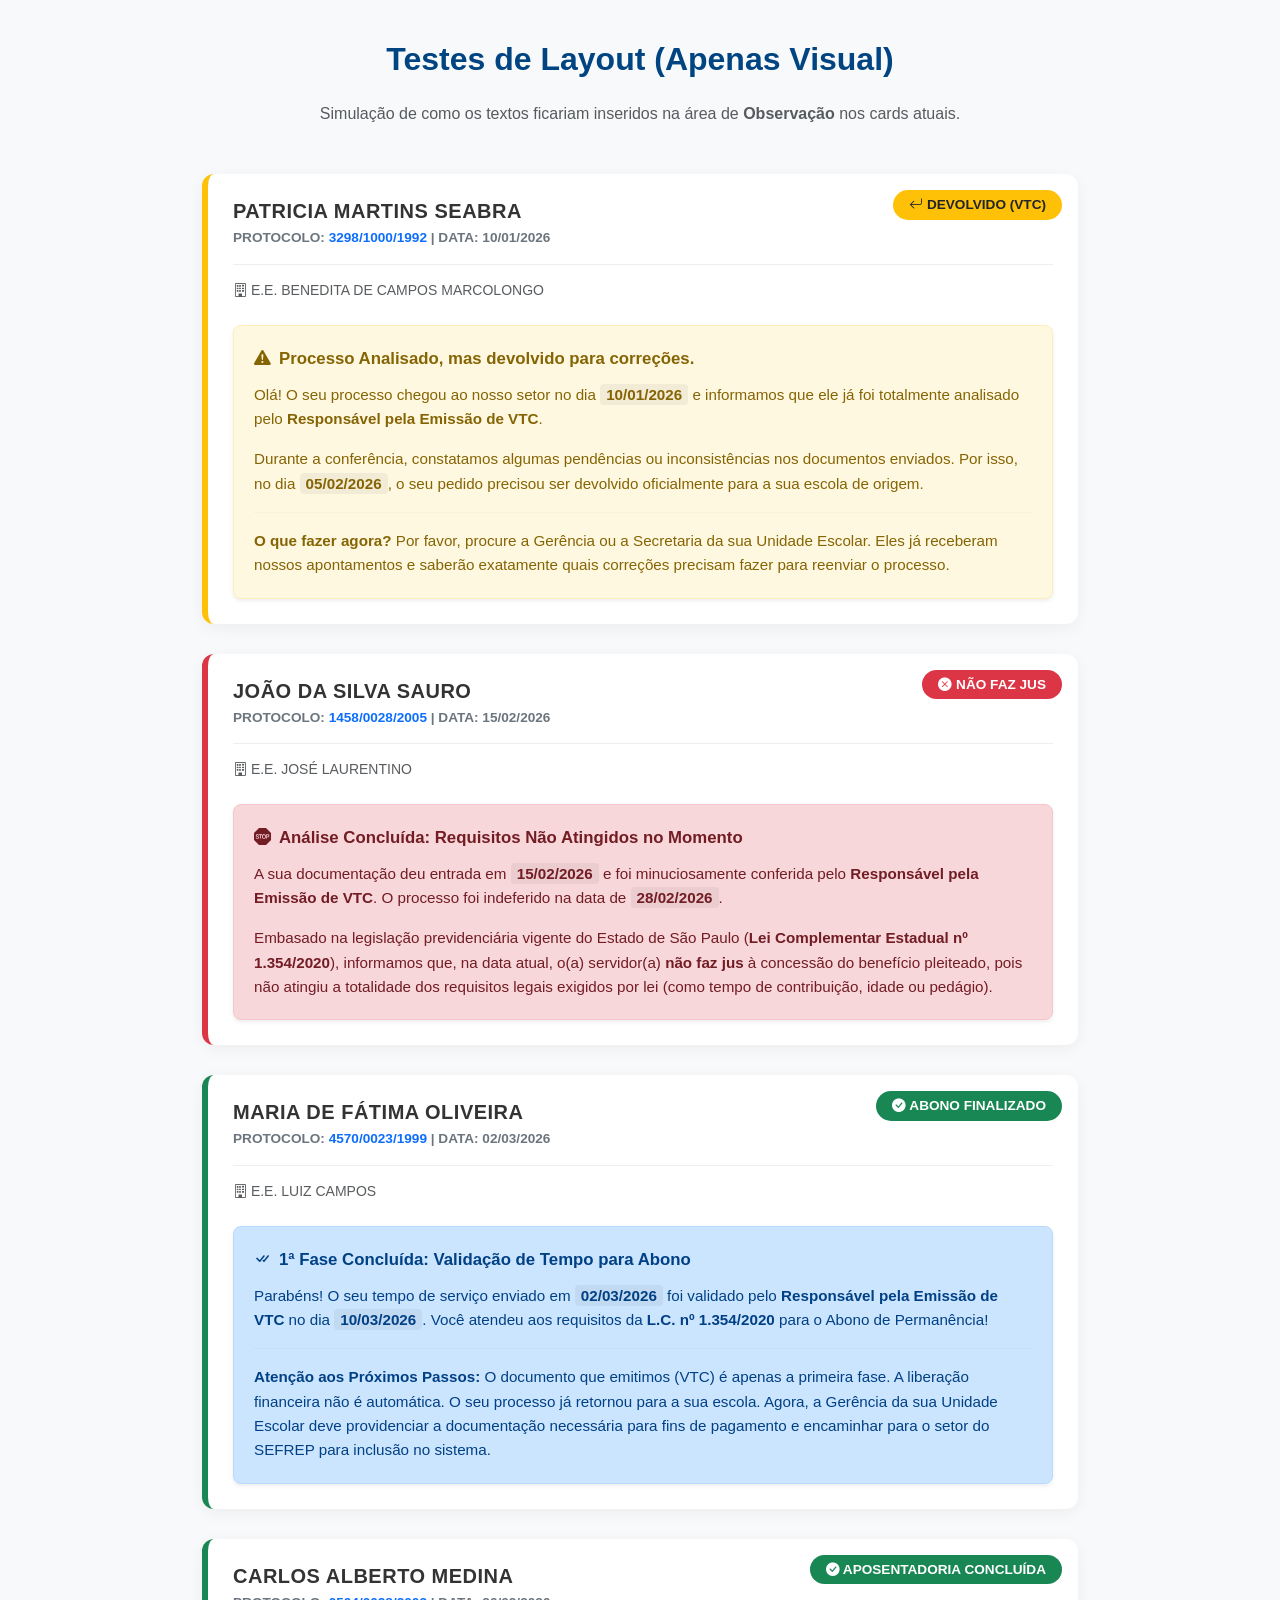
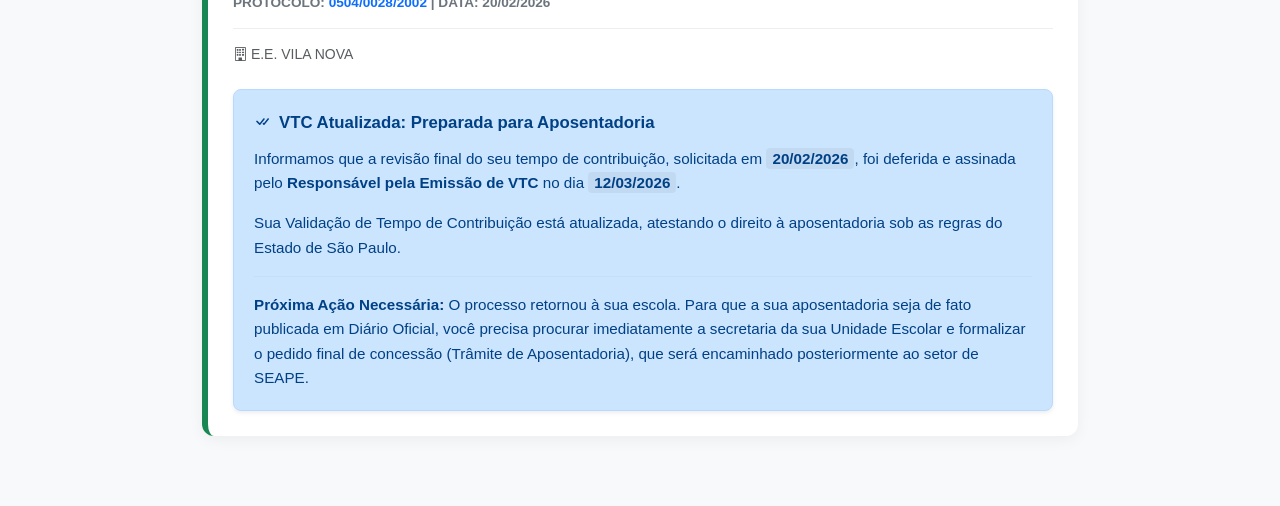
<file: vtc_mockup.html>
<!DOCTYPE html>
<html lang="pt-br">
<head>
    <meta charset="UTF-8">
    <meta name="viewport" content="width=device-width, initial-scale=1.0">
    <title>Pré-visualização: Mensagens VTC Humanizadas</title>
    <link href="https://cdn.jsdelivr.net/npm/bootstrap@5.3.3/dist/css/bootstrap.min.css" rel="stylesheet">
    <link rel="stylesheet" href="https://cdn.jsdelivr.net/npm/bootstrap-icons@1.11.3/font/bootstrap-icons.min.css">
    <style>
        body { background-color: #f8f9fa; padding: 40px; font-family: 'Arial', sans-serif; }
        .container { max-width: 900px; }
        .tema-card {
            background-color: #ffffff;
            border-radius: 12px;
            box-shadow: 0 4px 15px rgba(0, 0, 0, 0.05);
            padding: 25px;
            margin-bottom: 30px;
            position: relative;
        }
        .borda-amarela { border-left: 6px solid #ffc107; }
        .borda-vermelha { border-left: 6px solid #dc3545; }
        .borda-verde { border-left: 6px solid #198754; }
        
        .header-processo { display: flex; justify-content: space-between; align-items: flex-start; margin-bottom: 15px; border-bottom: 1px solid #eee; padding-bottom: 15px; }
        .titulo-nome { font-size: 1.25rem; font-weight: 800; color: #333; margin: 0; text-transform: uppercase; letter-spacing: 0.5px; }
        .info-meta { font-size: 0.85rem; color: #6c757d; font-weight: 600; margin-top: 5px; }
        
        /* A Caixa de Alerta Humanizada (A "Mágica") */
        .alerta-humanizado {
            border-radius: 8px;
            padding: 20px;
            font-size: 0.95rem;
            line-height: 1.6;
            margin-top: 15px;
        }
        .alerta-amarelo { background-color: #fff8e1; color: #856404; border: 1px solid #ffeeba; }
        .alerta-vermelho { background-color: #f8d7da; color: #721c24; border: 1px solid #f5c6cb; }
        .alerta-verde-claro { background-color: #d4edda; color: #155724; border: 1px solid #c3e6cb; } /* Para success normal se quiser usar verde no ok */
        .alerta-azul-claro { background-color: #cce5ff; color: #004085; border: 1px solid #b8daff; }

        .alerta-titulo { font-weight: bold; font-size: 1.05rem; margin-bottom: 10px; display: flex; align-items: center; gap: 8px;}
        .alerta-destaque { font-weight: 700; background-color: rgba(0,0,0,0.05); padding: 2px 6px; border-radius: 4px; }
    </style>
</head>
<body>
    <div class="container">
        <h2 class="mb-4 text-center" style="color:#004481; font-weight:bold;">Testes de Layout (Apenas Visual)</h2>
        <p class="text-center text-muted mb-5">Simulação de como os textos ficariam inseridos na área de <strong>Observação</strong> nos cards atuais.</p>

        <!-- EXEMPLO 1: DEVOLVIDO (Amarelo) -->
        <div class="tema-card borda-amarela">
            <span class="badge bg-warning text-dark position-absolute top-0 end-0 m-3 p-2 px-3 rounded-pill" style="font-size: 0.85rem;"><i class="bi bi-arrow-return-left"></i> DEVOLVIDO (VTC)</span>
            <div class="header-processo">
                <div>
                    <h3 class="titulo-nome">PATRICIA MARTINS SEABRA</h3>
                    <div class="info-meta">PROTOCOLO: <span class="text-primary">3298/1000/1992</span> | DATA: 10/01/2026</div>
                </div>
            </div>
            
            <p class="text-muted small mb-0"><i class="bi bi-building"></i> E.E. BENEDITA DE CAMPOS MARCOLONGO</p>
            
            <!-- Injeção do texto Humanizado -->
            <div class="alerta-humanizado alerta-amarelo mt-4 shadow-sm">
                <div class="alerta-titulo"><i class="bi bi-exclamation-triangle-fill"></i> Processo Analisado, mas devolvido para correções.</div>
                <p>Olá! O seu processo chegou ao nosso setor no dia <span class="alerta-destaque">10/01/2026</span> e informamos que ele já foi totalmente analisado pelo <strong>Responsável pela Emissão de VTC</strong>.</p>
                <p>Durante a conferência, constatamos algumas pendências ou inconsistências nos documentos enviados. Por isso, no dia <span class="alerta-destaque">05/02/2026</span>, o seu pedido precisou ser devolvido oficialmente para a sua escola de origem.</p>
                <hr style="border-color: rgba(0,0,0,0.1);">
                <p class="mb-0"><strong>O que fazer agora?</strong> Por favor, procure a Gerência ou a Secretaria da sua Unidade Escolar. Eles já receberam nossos apontamentos e saberão exatamente quais correções precisam fazer para reenviar o processo.</p>
            </div>
        </div>

        <!-- EXEMPLO 2: NÃO FAZ JUS (Vermelho) -->
        <div class="tema-card borda-vermelha">
            <span class="badge bg-danger position-absolute top-0 end-0 m-3 p-2 px-3 rounded-pill" style="font-size: 0.85rem;"><i class="bi bi-x-circle-fill"></i> NÃO FAZ JUS</span>
            <div class="header-processo">
                <div>
                    <h3 class="titulo-nome">JOÃO DA SILVA SAURO</h3>
                    <div class="info-meta">PROTOCOLO: <span class="text-primary">1458/0028/2005</span> | DATA: 15/02/2026</div>
                </div>
            </div>
            
            <p class="text-muted small mb-0"><i class="bi bi-building"></i> E.E. JOSÉ LAURENTINO</p>
            
            <div class="alerta-humanizado alerta-vermelho mt-4 shadow-sm">
                <div class="alerta-titulo"><i class="bi bi-sign-stop-fill"></i> Análise Concluída: Requisitos Não Atingidos no Momento</div>
                <p>A sua documentação deu entrada em <span class="alerta-destaque">15/02/2026</span> e foi minuciosamente conferida pelo <strong>Responsável pela Emissão de VTC</strong>. O processo foi indeferido na data de <span class="alerta-destaque">28/02/2026</span>.</p>
                <p class="mb-0">Embasado na legislação previdenciária vigente do Estado de São Paulo (<strong>Lei Complementar Estadual nº 1.354/2020</strong>), informamos que, na data atual, o(a) servidor(a) <strong>não faz jus</strong> à concessão do benefício pleiteado, pois não atingiu a totalidade dos requisitos legais exigidos por lei (como tempo de contribuição, idade ou pedágio).</p>
            </div>
        </div>

        <!-- EXEMPLO 3: ABONO CONCLUÍDO (Verde/Azul) -->
        <div class="tema-card borda-verde">
            <span class="badge bg-success position-absolute top-0 end-0 m-3 p-2 px-3 rounded-pill" style="font-size: 0.85rem;"><i class="bi bi-check-circle-fill"></i> ABONO FINALIZADO</span>
            <div class="header-processo">
                <div>
                    <h3 class="titulo-nome">MARIA DE FÁTIMA OLIVEIRA</h3>
                    <div class="info-meta">PROTOCOLO: <span class="text-primary">4570/0023/1999</span> | DATA: 02/03/2026</div>
                </div>
            </div>
            
            <p class="text-muted small mb-0"><i class="bi bi-building"></i> E.E. LUIZ CAMPOS</p>
            
            <div class="alerta-humanizado alerta-azul-claro mt-4 shadow-sm">
                <div class="alerta-titulo"><i class="bi bi-check-all"></i> 1ª Fase Concluída: Validação de Tempo para Abono</div>
                <p>Parabéns! O seu tempo de serviço enviado em <span class="alerta-destaque">02/03/2026</span> foi validado pelo <strong>Responsável pela Emissão de VTC</strong> no dia <span class="alerta-destaque">10/03/2026</span>. Você atendeu aos requisitos da <strong>L.C. nº 1.354/2020</strong> para o Abono de Permanência!</p>
                <hr style="border-color: rgba(0,0,0,0.1);">
                <p class="mb-0"><strong>Atenção aos Próximos Passos:</strong> O documento que emitimos (VTC) é apenas a primeira fase. A liberação financeira não é automática. O seu processo já retornou para a sua escola. Agora, a Gerência da sua Unidade Escolar deve providenciar a documentação necessária para fins de pagamento e encaminhar para o setor do SEFREP para inclusão no sistema.</p>
            </div>
        </div>

        <!-- EXEMPLO 4: APOSENTADORIA CONCLUÍDA (Verde/Azul) -->
        <div class="tema-card borda-verde">
            <!-- Check Icon idêntico ao Abono como pedido -->
            <span class="badge bg-success position-absolute top-0 end-0 m-3 p-2 px-3 rounded-pill" style="font-size: 0.85rem;"><i class="bi bi-check-circle-fill"></i> APOSENTADORIA CONCLUÍDA</span>
            <div class="header-processo">
                <div>
                    <h3 class="titulo-nome">CARLOS ALBERTO MEDINA</h3>
                    <div class="info-meta">PROTOCOLO: <span class="text-primary">0504/0028/2002</span> | DATA: 20/02/2026</div>
                </div>
            </div>
            
            <p class="text-muted small mb-0"><i class="bi bi-building"></i> E.E. VILA NOVA</p>
            
            <div class="alerta-humanizado alerta-azul-claro mt-4 shadow-sm">
                <div class="alerta-titulo"><i class="bi bi-check-all"></i> VTC Atualizada: Preparada para Aposentadoria</div>
                <p>Informamos que a revisão final do seu tempo de contribuição, solicitada em <span class="alerta-destaque">20/02/2026</span>, foi deferida e assinada pelo <strong>Responsável pela Emissão de VTC</strong> no dia <span class="alerta-destaque">12/03/2026</span>.</p>
                <p>Sua Validação de Tempo de Contribuição está atualizada, atestando o direito à aposentadoria sob as regras do Estado de São Paulo.</p>
                <hr style="border-color: rgba(0,0,0,0.1);">
                <p class="mb-0"><strong>Próxima Ação Necessária:</strong> O processo retornou à sua escola. Para que a sua aposentadoria seja de fato publicada em Diário Oficial, você precisa procurar imediatamente a secretaria da sua Unidade Escolar e formalizar o pedido final de concessão (Trâmite de Aposentadoria), que será encaminhado posteriormente ao setor de SEAPE.</p>
            </div>
        </div>

    </div>
</body>
</html>
</file>
<file: css/style.css>
/* PERSONALIZAÇÕES PORTAL PREVIDENCIÁRIO (SOBRE BOOTSTRAP) */

:root {
    --primary-color: #1b1b6e; /* Azul Marinho Administrativo SED-SP */
    --accent-gold: #ffcc00;
    --status-concluido: #198754;
    --status-analise: #0d6efd;
    --status-pendente: #d39e00;
    --glass-bg: rgba(255, 255, 255, 0.7);
    --dark-blue: #0b3d6d;
}

body {
    font-family: 'Verdana', sans-serif;
    color: #2b2b2b;
    background-color: #f4f7f6;
}

/* Glassmorphism Card Style */
.card-glass {
    background: var(--glass-bg);
    backdrop-filter: blur(10px);
    -webkit-backdrop-filter: blur(10px);
    border: 1px solid rgba(255, 255, 255, 0.3);
    border-radius: 16px;
    box-shadow: 0 4px 30px rgba(0, 0, 0, 0.1);
    transition: all 0.3s ease;
}

.card-glass:hover {
    transform: translateY(-5px);
    box-shadow: 0 8px 32px rgba(0, 0, 0, 0.15);
}

/* Status Vertical Accents */
.status-border-concluido { border-left: 8px solid var(--status-concluido) !important; }
.status-border-analise { border-left: 8px solid var(--status-analise) !important; }
.status-border-pendente { border-left: 8px solid var(--status-pendente) !important; }

/* Pulse Animation for In-Analysis */
@keyframes pulse-blue {
    0% { box-shadow: 0 0 0 0 rgba(13, 110, 253, 0.4); }
    70% { box-shadow: 0 0 0 15px rgba(13, 110, 253, 0); }
    100% { box-shadow: 0 0 0 0 rgba(13, 110, 253, 0); }
}
.pulse-analise {
    animation: pulse-blue 2s infinite;
}

/* Telas (controle manual via JS) */
.tela {
    display: none;
    min-height: 400px;
    transition: opacity 0.3s ease-in-out;
}

.color-primary-text {
    color: var(--dark-blue);
    font-weight: 700;
}

header {
    background: linear-gradient(135deg, var(--dark-blue) 0%, #1a4d80 100%) !important;
    border-bottom: 4px solid #ffffff;
}

header h1 {
    letter-spacing: 2px;
    font-weight: 800;
    text-shadow: 2px 2px 4px rgba(0,0,0,0.3);
}

/* Hero Card Section */
.card-hero {
    background: #ffffff;
    border-radius: 20px;
    padding: 3rem 2rem;
    box-shadow: 0 10px 30px rgba(0,0,0,0.05);
    border: 1px solid rgba(0,0,0,0.05);
    margin-bottom: 2.5rem;
}

.btn-hero {
    background-color: var(--dark-blue);
    color: white !important;
    border-radius: 50px;
    padding: 0.8rem 2rem;
    font-weight: 700;
    text-transform: uppercase;
    letter-spacing: 1px;
    font-size: 0.85rem;
    display: inline-flex;
    align-items: center;
    justify-content: center;
    transition: all 0.3s ease;
    border: 2px solid var(--dark-blue);
    margin: 0.5rem;
}

.btn-hero:hover {
    background-color: transparent;
    color: var(--dark-blue) !important;
    transform: translateY(-3px);
    box-shadow: 0 5px 15px rgba(11, 61, 109, 0.2);
}

.btn-hero i {
    font-size: 1.2rem;
    margin-right: 0.5rem;
}

/* Ajustes Navbar Premium */
.navbar-premium {
    background-color: rgba(11, 61, 109, 0.95) !important;
    backdrop-filter: blur(10px);
    -webkit-backdrop-filter: blur(10px);
    border-bottom: 1px solid rgba(255, 255, 255, 0.1);
}

.nav-btn-pill {
    border-radius: 50px !important;
    padding: 0.5rem 1.5rem !important;
    font-weight: 600 !important;
    text-transform: uppercase;
    font-size: 0.8rem !important;
    letter-spacing: 1px;
    transition: all 0.3s cubic-bezier(0.175, 0.885, 0.32, 1.275) !important;
    border: 2px solid rgba(255, 255, 255, 0.2) !important;
    background: rgba(255, 255, 255, 0.05);
    color: white !important;
}

.nav-btn-pill:hover {
    background: var(--accent-gold) !important;
    color: var(--dark-blue) !important;
    border-color: var(--accent-gold) !important;
    transform: scale(1.05);
    box-shadow: 0 4px 15px rgba(255, 204, 0, 0.3);
}

.nav-btn-pill i {
    font-size: 1.1rem;
    vertical-align: middle;
}

/* Consultar Processo feedback box */
#resultadoProcesso {
    min-height: 80px;
    font-size: 1.1rem;
}

/* Responsividade Customizada */
@media (max-width: 991.98px) {
    .navbar-collapse {
        margin-top: 1rem;
        border-top: 1px solid rgba(255,255,255,0.1);
        padding-top: 1rem;
    }
}

/* Enhancements para UI de Requisitos da Previdência */
#reqTab .nav-link {
    color: var(--dark-blue);
    transition: all 0.3s ease;
}

#reqTab .nav-link.active {
    background-color: var(--primary-color) !important;
    color: white !important;
}

.border-dashed {
    border-style: dashed !important;
    border-width: 2px !important;
}

#requisitos .card {
    transition: transform 0.2s, box-shadow 0.2s;
}

#requisitos .card:hover {
    transform: translateY(-3px);
    box-shadow: 0 .5rem 1rem rgba(0,0,0,.15) !important;
}

/* Classes de Utilidade Extra */
.rounded-4 { border-radius: 1rem !important; }
.shadow-xs { box-shadow: 0 2px 4px rgba(0,0,0,0.05) !important; }
.ls-1 { letter-spacing: 1px !important; }
.transition-all { transition: all 0.3s ease !important; }
.cursor-pointer { cursor: pointer !important; }

.hover-shadow:hover {
    transform: translateY(-5px);
    box-shadow: 0 10px 20px rgba(0,0,0,0.1) !important;
}

/* Footer Premium */
.footer-premium {
    background-color: #1a1a1a !important;
    border-top: 1px solid rgba(255, 255, 255, 0.1);
    letter-spacing: 0.5px;
}
</file>
